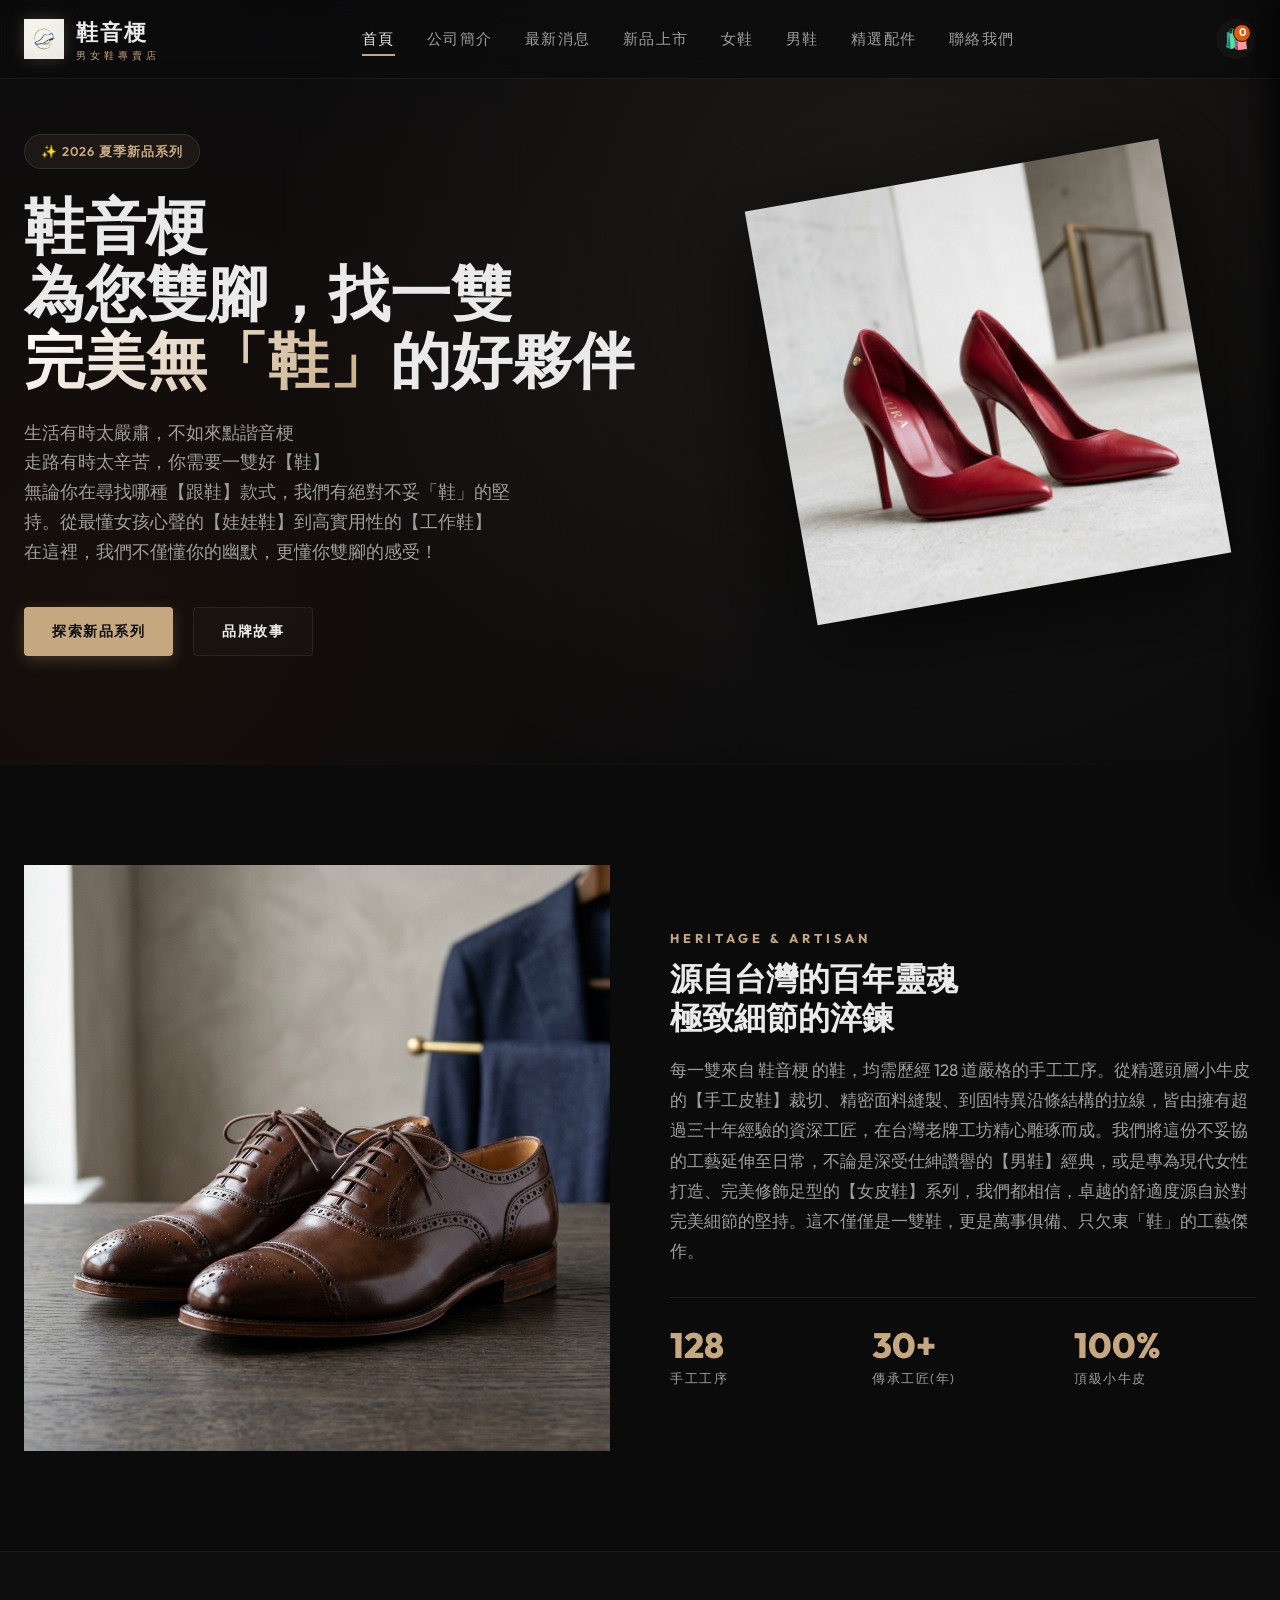
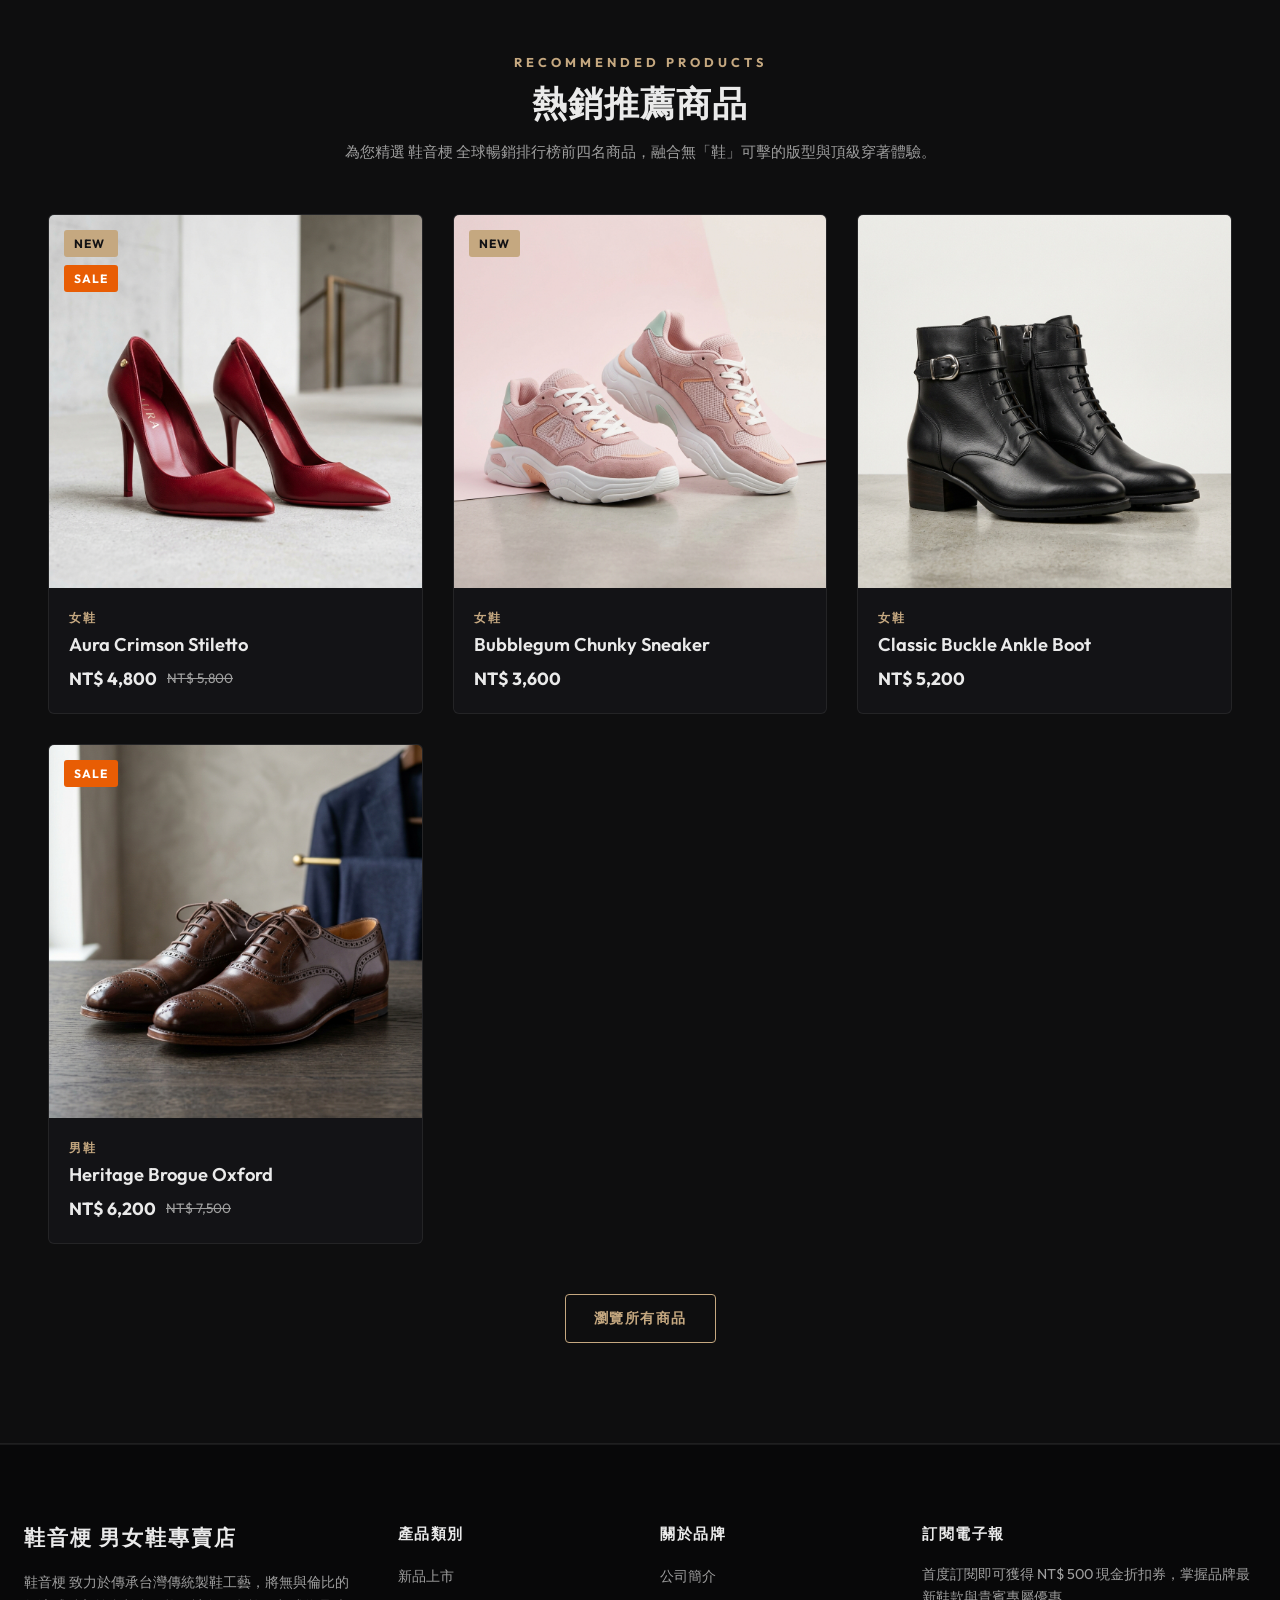
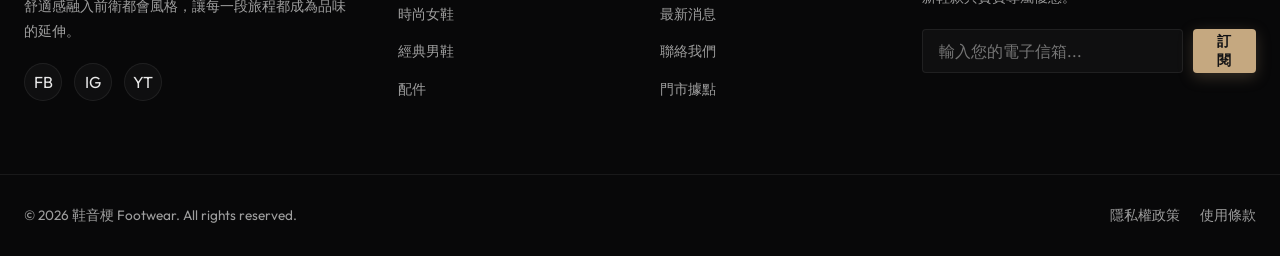
<file: index.html>
<!DOCTYPE html>
<html lang="zh-TW">
<head>
  <meta charset="UTF-8">
  <meta name="viewport" content="width=device-width, initial-scale=1.0">
  <title>鞋音梗男女鞋專賣店</title>
  <meta name="description" content="鞋音梗男女鞋專賣店。結合台灣傳統製鞋工藝與現代極簡美學，為您帶來無與倫比的穿著舒適度與奢華感。探索最新男女鞋與頂級配件。">
  <meta name="keywords" content="鞋音梗男女鞋專賣店,鞋音梗,男女鞋專賣店,鞋子,男鞋,女鞋,皮鞋,配件,台灣傳統製鞋工藝,現代極簡美學,舒適,奢華。">
  <link rel="stylesheet" href="assets/css/style.css">
<meta name="google-site-verification" content="gMFII9CmJjc-jYoC1A69ZwYFycugblM8INbQQGDyR-E" />
</head>
<body>

  <!-- Floating Glass Header -->
  <header>
    <div class="nav-container">
      <a href="index.html" class="logo-link">
        <img src="assets/images/logo.png" alt="鞋音梗男女鞋專賣店 Logo" class="logo-img">
        <div>
          <span class="logo-text">鞋音梗</span>
          <span class="logo-sub">男女鞋專賣店</span>
        </div>
      </a>

      <!-- Mobile Hamburger Toggle -->
      <div class="menu-toggle" id="mobile-toggle">
        <span></span>
        <span></span>
        <span></span>
      </div>

      <!-- Nav Links -->
      <nav class="nav-menu">
        <div class="nav-item active"><a href="index.html">首頁</a></div>
        <div class="nav-item"><a href="about.html">公司簡介</a></div>
        <div class="nav-item"><a href="news.html">最新消息</a></div>
        <div class="nav-item"><a href="new-arrivals.html">新品上市</a></div>
        <div class="nav-item"><a href="womens.html">女鞋</a></div>
        <div class="nav-item"><a href="mens.html">男鞋</a></div>
        <div class="nav-item"><a href="accessories.html">精選配件</a></div>
        <div class="nav-item"><a href="contact.html">聯絡我們</a></div>
      </nav>

      <!-- Cart Trigger -->
      <div class="nav-actions">
        <a href="#" class="nav-icon" id="cart-icon-btn" title="購物車">
          <span>🛍️</span>
          <span class="cart-count">0</span>
        </a>
      </div>
    </div>
  </header>

  <!-- Hero Banner -->
  <section class="hero">
    <div class="hero-container">
      <div class="hero-content">
        <br>
        <span class="hero-tag">✨ 2026 夏季新品系列</span>
        <h1 class="hero-title">鞋音梗
        <br>為您雙腳，找一雙<br><span class="text-gradient">完美無「鞋」</span>的好夥伴</h1>
        <p class="hero-desc">生活有時太嚴肅，不如來點諧音梗<br>走路有時太辛苦，你需要一雙好【鞋】<br>無論你在尋找哪種【跟鞋】款式，我們有絕對不妥「鞋」的堅持。從最懂女孩心聲的【娃娃鞋】到高實用性的【工作鞋】<br>在這裡，我們不僅懂你的幽默，更懂你雙腳的感受！</p>
        <div class="hero-actions">
          <a href="new-arrivals.html" class="btn btn-primary">探索新品系列</a>
          <a href="about.html" class="btn btn-secondary">品牌故事</a>
        </div>
      </div>
      <div class="hero-visual">
        <div class="hero-glow-ring"></div>
        <div class="hero-image-wrapper">
          <img src="assets/images/鞋音梗男女鞋專賣店-女款高根鞋.png" alt="" title="鞋音梗男女鞋專賣店-女款高根鞋" class="hero-img">
        </div>
      </div>
    </div>
  </section>

  <!-- Brand Highlights (首頁故事) -->
  <section class="section">
    <div class="container">
      <div class="story-split">
        <div>
          <img src="assets/images/鞋音梗男女鞋專賣店-男款皮鞋.png" alt="" title="鞋音梗男女鞋專賣店-男款皮鞋">
        </div>
        <div class="story-content">
          <span class="section-tag">HERITAGE & ARTISAN</span>
          <h3>源自台灣的百年靈魂<br>極致細節的淬鍊</h3>
          <p class="story-text">每一雙來自 鞋音梗 的鞋，均需歷經 128 道嚴格的手工工序。從精選頭層小牛皮的【手工皮鞋】裁切、精密面料縫製、到固特異沿條結構的拉線，皆由擁有超過三十年經驗的資深工匠，在台灣老牌工坊精心雕琢而成。我們將這份不妥協的工藝延伸至日常，不論是深受仕紳讚譽的【男鞋】經典，或是專為現代女性打造、完美修飾足型的【女皮鞋】系列，我們都相信，卓越的舒適度源自於對完美細節的堅持。這不僅僅是一雙鞋，更是萬事俱備、只欠東「鞋」的工藝傑作。</p>
          <div class="story-stats">
            <div>
              <div class="stat-num">128</div>
              <div class="stat-label">手工工序</div>
            </div>
            <div>
              <div class="stat-num">30+</div>
              <div class="stat-label">傳承工匠(年)</div>
            </div>
            <div>
              <div class="stat-num">100%</div>
              <div class="stat-label">頂級小牛皮</div>
            </div>
          </div>
        </div>
      </div>
    </div>
  </section>

  <!-- Popular Products Section (動態載入) -->
  <section class="section" style="background-color: rgba(255,255,255,0.01);">
    <div class="container">
      <div class="section-header">
        <span class="section-tag">RECOMMENDED PRODUCTS</span>
        <h2 class="section-title">熱銷推薦商品</h2>
        <p class="section-desc">為您精選 鞋音梗 全球暢銷排行榜前四名商品，融合無「鞋」可擊的版型與頂級穿著體驗。</p>
      </div>
      <!-- Cards Container -->
      <div class="product-grid" id="home-popular-products">
        <!-- Rendered dynamically by main.js -->
      </div>
      <div style="text-align: center; margin-top: 50px;">
        <a href="new-arrivals.html" class="btn btn-outline">瀏覽所有商品</a>
      </div>
    </div>
  </section>

  <!-- Shopping Cart Drawer (Shared Layout) -->
  <div class="cart-drawer-overlay" id="cart-drawer-overlay"></div>
  <div class="cart-drawer" id="cart-drawer">
    <div class="cart-drawer-header">
      <div class="cart-drawer-title">
        <span>🛍️</span> 我的購物車
      </div>
      <button class="cart-close-btn" id="cart-close">&times;</button>
    </div>
    <div class="cart-drawer-items">
      <!-- Items will load dynamically -->
    </div>
    <div class="cart-drawer-footer">
      <div class="cart-summary-row">
        <span>小計</span>
        <span class="cart-summary-total">NT$ 0</span>
      </div>
      <button class="btn btn-primary" onclick="alert('感謝您的訂購！此網站為靜態展示，購物結帳功能已模擬完成。')">前往結帳</button>
    </div>
  </div>

  <!-- Footer -->
  <footer>
    <div class="footer-grid">
      <div class="footer-brand">
        <h4>鞋音梗 男女鞋專賣店</h4>
        <p>鞋音梗 致力於傳承台灣傳統製鞋工藝，將無與倫比的舒適感融入前衛都會風格，讓每一段旅程都成為品味的延伸。</p>
        <div class="footer-socials">
          <a href="#" class="social-link">FB</a>
          <a href="#" class="social-link">IG</a>
          <a href="#" class="social-link">YT</a>
        </div>
      </div>
      <div class="footer-links">
        <h5>產品類別</h5>
        <ul>
          <li><a href="new-arrivals.html">新品上市</a></li>
          <li><a href="womens.html">時尚女鞋</a></li>
          <li><a href="mens.html">經典男鞋</a></li>
          <li><a href="accessories.html">配件</a></li>
        </ul>
      </div>
      <div class="footer-links">
        <h5>關於品牌</h5>
        <ul>
          <li><a href="about.html">公司簡介</a></li>
          <li><a href="news.html">最新消息</a></li>
          <li><a href="contact.html">聯絡我們</a></li>
          <li><a href="#">門市據點</a></li>
        </ul>
      </div>
      <div class="footer-newsletter">
        <h5>訂閱電子報</h5>
        <p>首度訂閱即可獲得 NT$ 500 現金折扣券，掌握品牌最新鞋款與貴賓專屬優惠。</p>
        <form class="newsletter-form" onsubmit="event.preventDefault(); alert('感謝您的訂閱！已發送 500 元優惠券至您的信箱。');">
          <input type="email" placeholder="輸入您的電子信箱..." class="form-control" required>
          <button type="submit" class="btn btn-primary">訂閱</button>
        </form>
      </div>
    </div>
    <div class="footer-bottom">
      <p>&copy; 2026 鞋音梗 Footwear. All rights reserved.</p>
      <div class="footer-bottom-links">
        <a href="#">隱私權政策</a>
        <a href="#">使用條款</a>
      </div>
    </div>
  </footer>

  <!-- Scripts -->
  <script src="assets/js/data.js"></script>
  <script src="assets/js/main.js"></script>
</body>
</html>
</file>
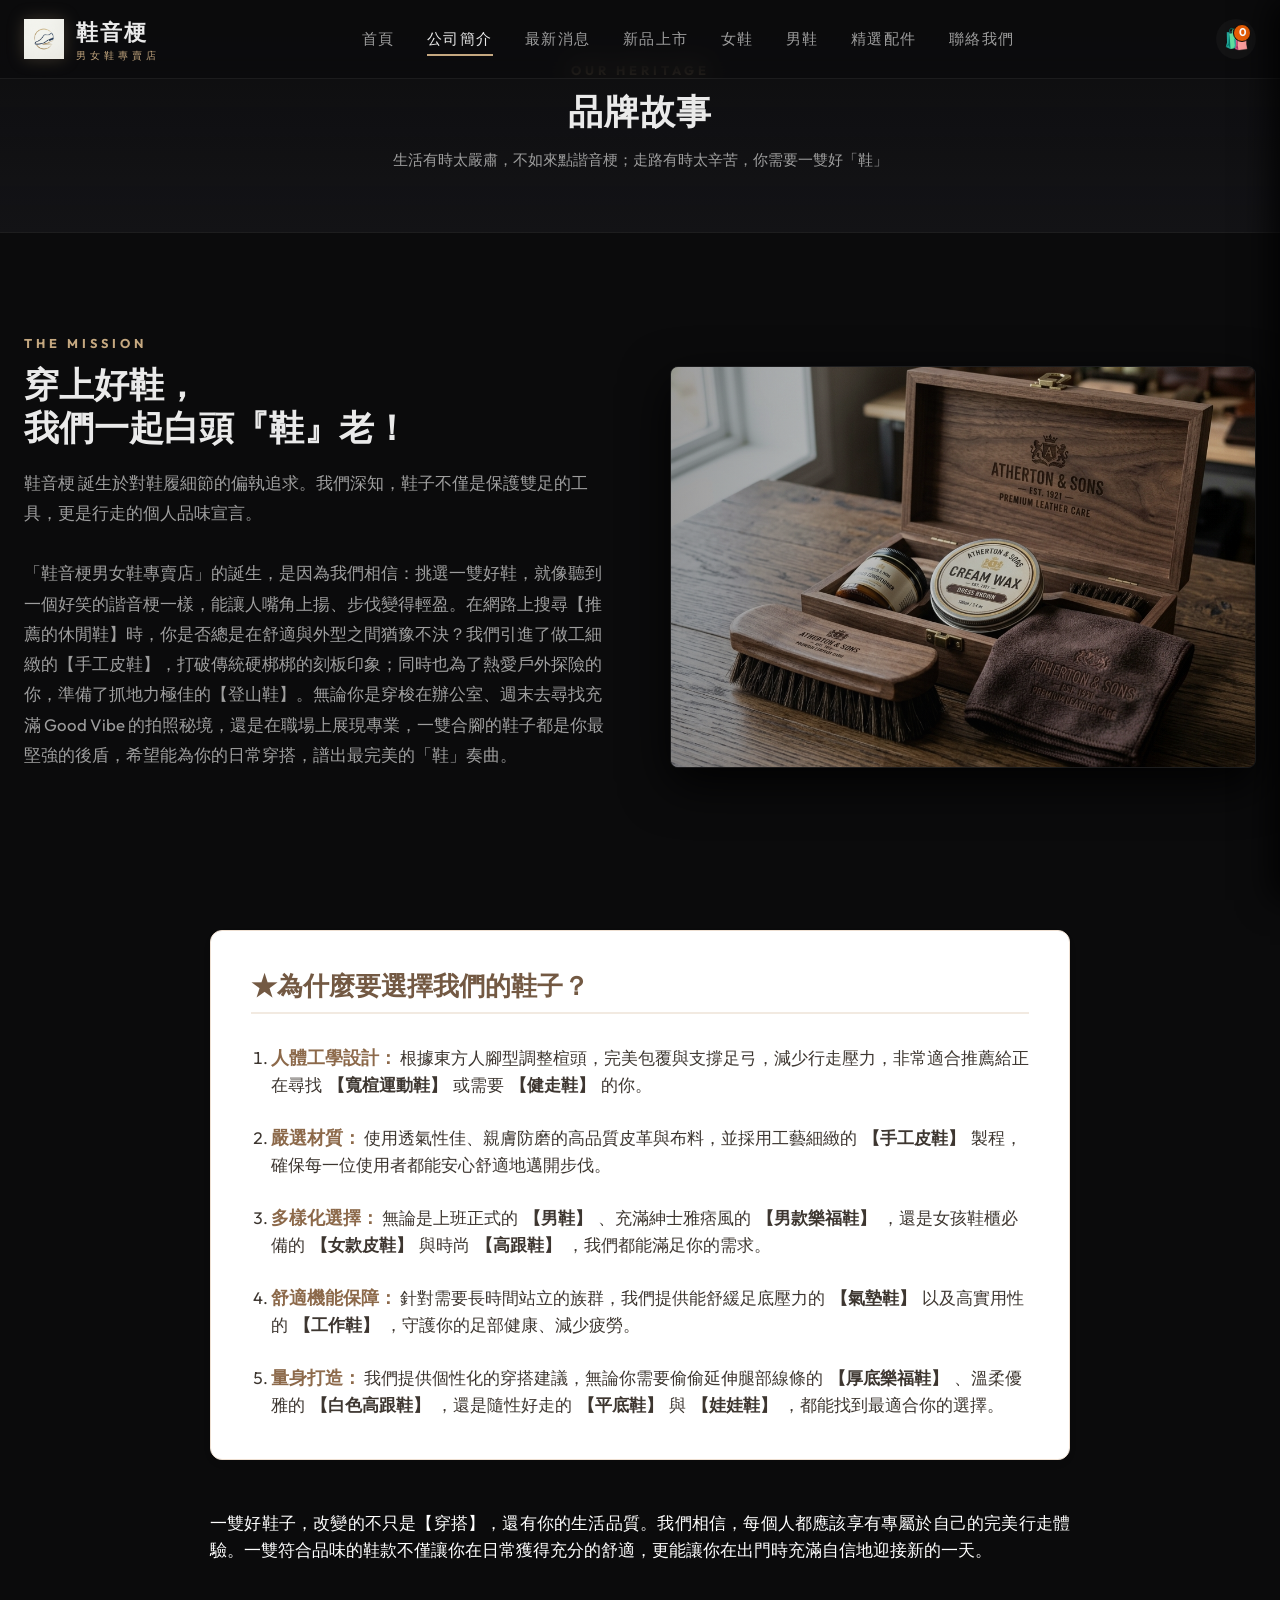
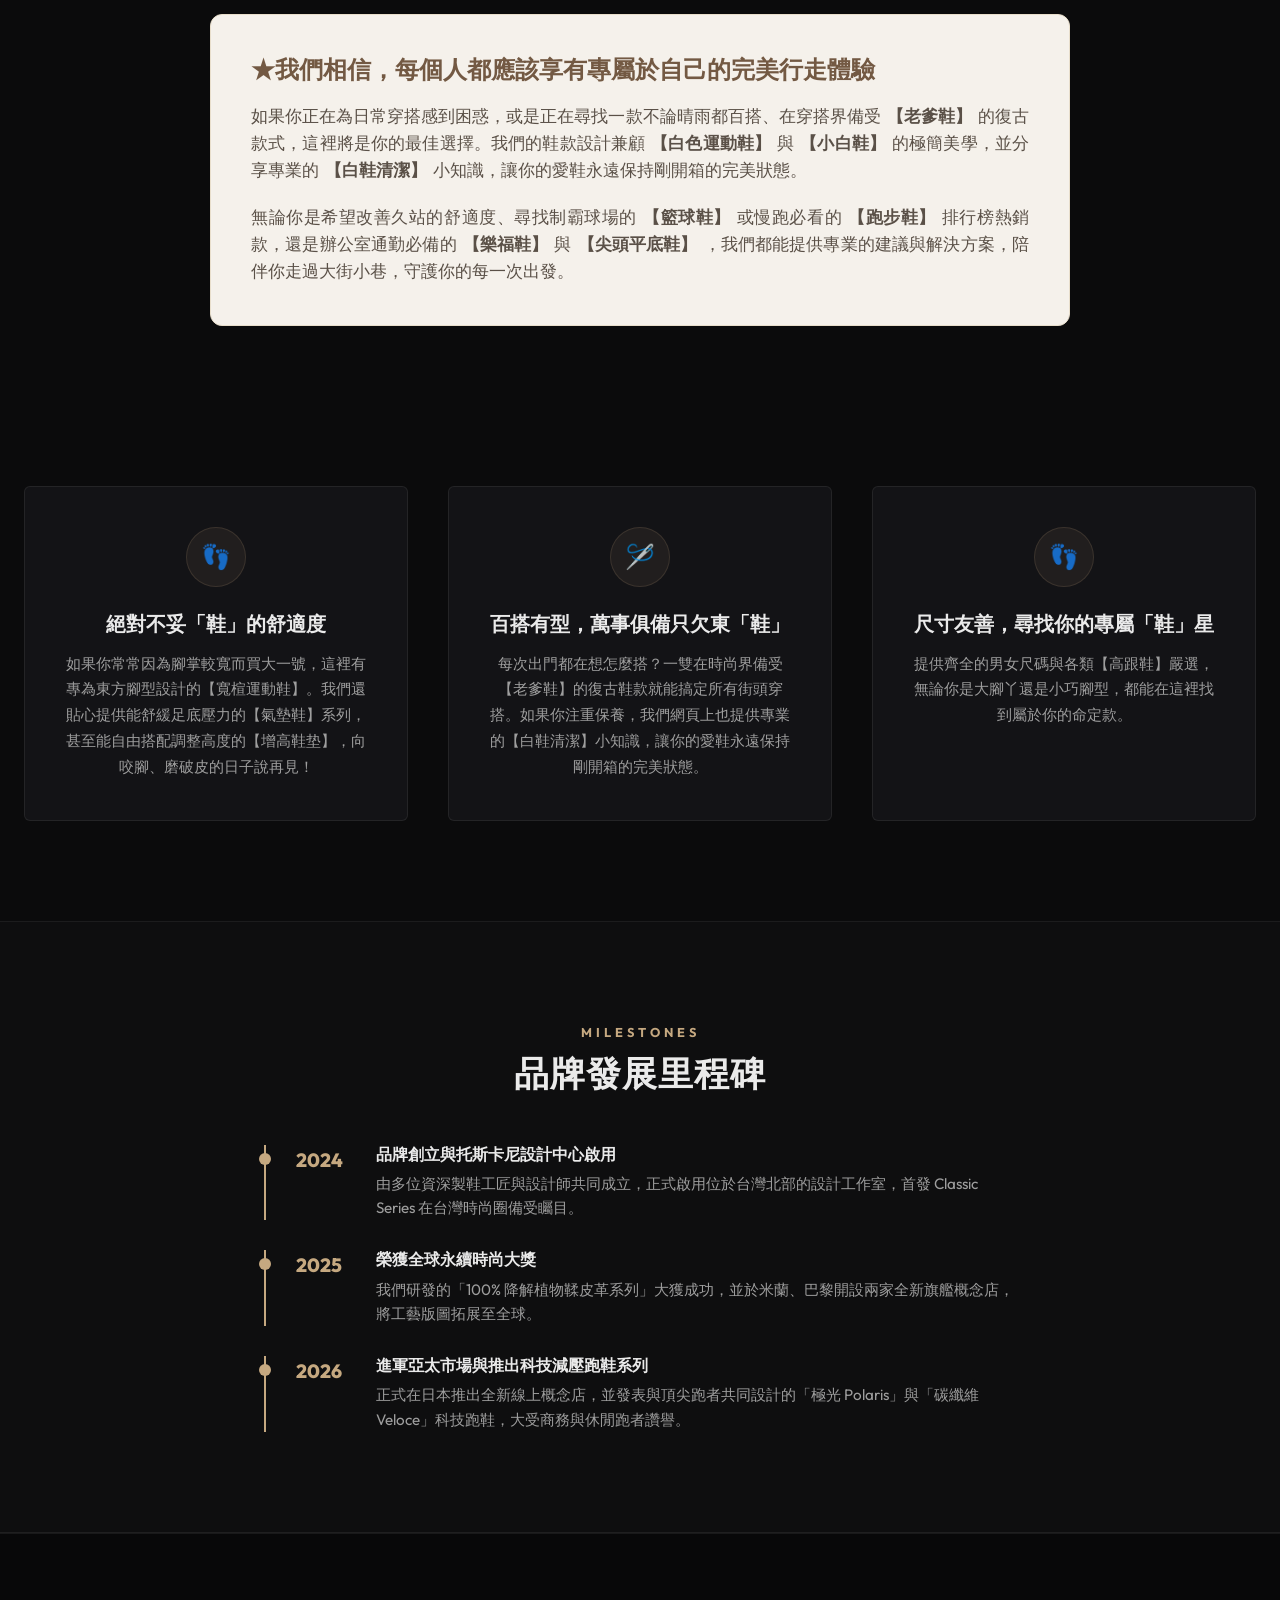
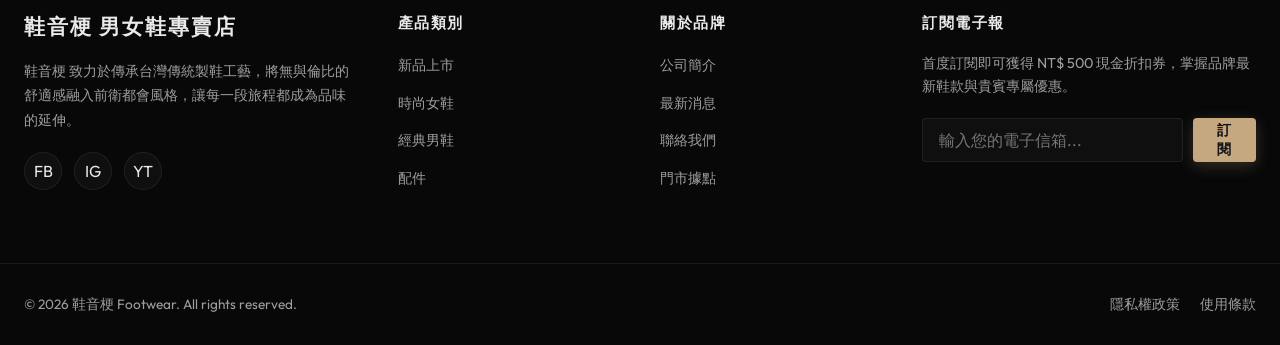
<file: about.html>
<!DOCTYPE html>
<html lang="zh-TW">
<head>
  <meta charset="UTF-8">
  <meta name="viewport" content="width=device-width, initial-scale=1.0">
  <title>品牌故事 | 鞋音梗 男女鞋專賣店</title>
  <meta name="description" content="探索 鞋音梗 的品牌傳奇，了解我們如何將數百年的傳統手工製鞋藝術與現代符合人體工學的設計相結合。">
  <link rel="stylesheet" href="assets/css/style.css">
</head>
<body>

  <!-- Floating Glass Header -->
  <header>
    <div class="nav-container">
      <a href="index.html" class="logo-link">
        <img src="assets/images/logo.png" alt="鞋音梗 Logo" class="logo-img">
        <div>
          <span class="logo-text">鞋音梗</span>
          <span class="logo-sub">男女鞋專賣店</span>
        </div>
      </a>

      <!-- Mobile Hamburger Toggle -->
      <div class="menu-toggle" id="mobile-toggle">
        <span></span>
        <span></span>
        <span></span>
      </div>

      <!-- Nav Links -->
      <nav class="nav-menu">
        <div class="nav-item"><a href="index.html">首頁</a></div>
        <div class="nav-item active"><a href="about.html">公司簡介</a></div>
        <div class="nav-item"><a href="news.html">最新消息</a></div>
        <div class="nav-item"><a href="new-arrivals.html">新品上市</a></div>
        <div class="nav-item"><a href="womens.html">女鞋</a></div>
        <div class="nav-item"><a href="mens.html">男鞋</a></div>
        <div class="nav-item"><a href="accessories.html">精選配件</a></div>
        <div class="nav-item"><a href="contact.html">聯絡我們</a></div>
      </nav>

      <!-- Cart Trigger -->
      <div class="nav-actions">
        <a href="#" class="nav-icon" id="cart-icon-btn" title="購物車">
          <span>🛍️</span>
          <span class="cart-count">0</span>
        </a>
      </div>
    </div>
  </header>

  <!-- Page Banner -->
  <section class="page-banner">
    <div class="container">
      <span class="section-tag">OUR HERITAGE</span>
      <h1 class="section-title">品牌故事</h1>
      <p class="section-desc" style="max-width: 700px; margin: 15px auto 0;">生活有時太嚴肅，不如來點諧音梗；走路有時太辛苦，你需要一雙好「鞋」</p>
    </div>
  </section>

  <!-- Detailed Story Section -->
  <section class="section">
    <div class="container">
      <div class="story-split" style="margin-bottom: 80px;">
        <div class="story-content">
          <span class="section-tag">THE MISSION</span>
          <h2 style="font-size: 2.2rem; font-weight: 800; margin-bottom: 20px;">穿上好鞋，<br>我們一起白頭『鞋』老！</h2>
          <p class="story-text">
            鞋音梗 誕生於對鞋履細節的偏執追求。我們深知，鞋子不僅是保護雙足的工具，更是行走的個人品味宣言。
          </p>
          <p class="story-text">
            「鞋音梗男女鞋專賣店」的誕生，是因為我們相信：挑選一雙好鞋，就像聽到一個好笑的諧音梗一樣，能讓人嘴角上揚、步伐變得輕盈。在網路上搜尋【推薦的休閒鞋】時，你是否總是在舒適與外型之間猶豫不決？我們引進了做工細緻的【手工皮鞋】，打破傳統硬梆梆的刻板印象；同時也為了熱愛戶外探險的你，準備了抓地力極佳的【登山鞋】。無論你是穿梭在辦公室、週末去尋找充滿 Good Vibe 的拍照秘境，還是在職場上展現專業，一雙合腳的鞋子都是你最堅強的後盾，希望能為你的日常穿搭，譜出最完美的「鞋」奏曲。
          </p>
        </div>
        <div class="story-img-frame">
          <img src="assets/images/acc_2.png" alt="Leather Care Kit Details" style="width: 100%; height: 400px; object-fit: cover;">
        </div>
      </div>

      <main style="max-width: 900px; margin: 0 auto; padding: 50px 20px;">

        <!-- 為什麼選擇我們 / Features Section -->
        <section style="background-color: #ffffff; padding: 40px; border-radius: 12px; box-shadow: 0 4px 15px rgba(0,0,0,0.02); border: 1px solid #eedfd1; margin-bottom: 50px;">
            <h2 style="font-size: 1.6rem; color: #735943; margin-top: 0; margin-bottom: 30px; border-bottom: 2px solid #f2eae1; padding-bottom: 10px;">★為什麼要選擇我們的鞋子？</h2>
            
            <ol style="padding-left: 20px; margin: 0;">
                <li style="margin-bottom: 25px; font-size: 1.05rem; color: #3d3630;">
                    <strong style="color: #8c694a; font-size: 1.1rem;">人體工學設計：</strong> 
                    根據東方人腳型調整楦頭，完美包覆與支撐足弓，減少行走壓力，非常適合推薦給正在尋找<span style="padding: 2px 6px; border-radius: 4px; font-weight: bold; ;">【寬楦運動鞋】</span>或需要<span style="padding: 2px 6px; border-radius: 4px; font-weight: bold;">【健走鞋】</span>的你。
                </li>
                <li style="margin-bottom: 25px; font-size: 1.05rem; color: #3d3630;">
                    <strong style="color: #8c694a; font-size: 1.1rem;">嚴選材質：</strong> 
                    使用透氣性佳、親膚防磨的高品質皮革與布料，並採用工藝細緻的<span style="padding: 2px 6px; border-radius: 4px; font-weight: bold;">【手工皮鞋】</span>製程，確保每一位使用者都能安心舒適地邁開步伐。
                </li>
                <li style="margin-bottom: 25px; font-size: 1.05rem; color: #3d3630;">
                    <strong style="color: #8c694a; font-size: 1.1rem;">多樣化選擇：</strong> 
                    無論是上班正式的<span style="padding: 2px 6px; border-radius: 4px; font-weight: bold;">【男鞋】</span>、充滿紳士雅痞風的<span style="padding: 2px 6px; border-radius: 4px; font-weight: bold;">【男款樂福鞋】</span>，還是女孩鞋櫃必備的<span style="padding: 2px 6px; border-radius: 4px; font-weight: bold;">【女款皮鞋】</span>與時尚<span style="padding: 2px 6px; border-radius: 4px; font-weight: bold;">【高跟鞋】</span>，我們都能滿足你的需求。
                </li>
                <li style="margin-bottom: 25px; font-size: 1.05rem; color: #3d3630;">
                    <strong style="color: #8c694a; font-size: 1.1rem;">舒適機能保障：</strong> 
                    針對需要長時間站立的族群，我們提供能舒緩足底壓力的<span style="padding: 2px 6px; border-radius: 4px; font-weight: bold;">【氣墊鞋】</span>以及高實用性的<span style="padding: 2px 6px; border-radius: 4px; font-weight: bold;">【工作鞋】</span>，守護你的足部健康、減少疲勞。
                </li>
                <li style="margin-bottom: 0; font-size: 1.05rem; color: #3d3630;">
                    <strong style="color: #8c694a; font-size: 1.1rem;">量身打造：</strong> 
                    我們提供個性化的穿搭建議，無論你需要偷偷延伸腿部線條的<span style="padding: 2px 6px; border-radius: 4px; font-weight: bold;">【厚底樂福鞋】</span>、溫柔優雅的<span style="padding: 2px 6px; border-radius: 4px; font-weight: bold;">【白色高跟鞋】</span>，還是隨性好走的<span style="padding: 2px 6px; border-radius: 4px; font-weight: bold;">【平底鞋】</span>與<span style="padding: 2px 6px; border-radius: 4px; font-weight: bold;">【娃娃鞋】</span>，都能找到最適合你的選擇。
                </li>
            </ol>
        </section>

        <!-- 中段品牌哲學 / Brand Philosophy -->
        <section style="margin-bottom: 50px; text-align: justify;">
            <p style="font-size: 1.05rem; color: #ffffff;">
                一雙好鞋子，改變的不只是【穿搭】，還有你的生活品質。我們相信，每個人都應該享有專屬於自己的完美行走體驗。一雙符合品味的鞋款不僅讓你在日常獲得充分的舒適，更能讓你在出門時充滿自信地迎接新的一天。
            </p>
        </section>

        <!-- 行走體驗專區 / Detail Search Guide -->
        <section style="background-color: #f5f1eb; padding: 40px; border-radius: 12px; border: 1px solid #e8decb; margin-bottom: 50px;">
            <h2 style="font-size: 1.5rem; color: #735943; margin-top: 0; margin-bottom: 20px;">★我們相信，每個人都應該享有專屬於自己的完美行走體驗</h2>
            <p style="font-size: 1.05rem; color: #5a5047; text-align: justify; margin-bottom: 20px;">
                如果你正在為日常穿搭感到困惑，或是正在尋找一款不論晴雨都百搭、在穿搭界備受<span style="padding: 2px 6px; border-radius: 4px; font-weight: bold;">【老爹鞋】</span>的復古款式，這裡將是你的最佳選擇。我們的鞋款設計兼顧<span style="padding: 2px 6px; border-radius: 4px; font-weight: bold;">【白色運動鞋】</span>與<span style="padding: 2px 6px; border-radius: 4px; font-weight: bold;">【小白鞋】</span>的極簡美學，並分享專業的<span style="padding: 2px 6px; border-radius: 4px; font-weight: bold;">【白鞋清潔】</span>小知識，讓你的愛鞋永遠保持剛開箱的完美狀態。
            </p>
            <p style="font-size: 1.05rem; color: #5a5047; text-align: justify; margin-bottom: 0;">
                無論你是希望改善久站的舒適度、尋找制霸球場的<span style="padding: 2px 6px; border-radius: 4px; font-weight: bold;">【籃球鞋】</span>或慢跑必看的<span style="padding: 2px 6px; border-radius: 4px; font-weight: bold;">【跑步鞋】</span>排行榜熱銷款，還是辦公室通勤必備的<span style="padding: 2px 6px; border-radius: 4px; font-weight: bold;">【樂福鞋】</span>與<span style="padding: 2px 6px; border-radius: 4px; font-weight: bold;">【尖頭平底鞋】</span>，我們都能提供專業的建議與解決方案，陪伴你走過大街小巷，守護你的每一次出發。
            </p>
        </section>

    </main>



      <!-- Feature Grid -->
      <div class="about-features">
        <div class="feature-box">
          <div class="feature-icon-wrapper">👣</div>
          <h4>絕對不妥「鞋」的舒適度</h4>
          <p>如果你常常因為腳掌較寬而買大一號，這裡有專為東方腳型設計的【寬楦運動鞋】。我們還貼心提供能舒緩足底壓力的【氣墊鞋】系列，甚至能自由搭配調整高度的【增高鞋垫】，向咬腳、磨破皮的日子說再見！</p>
        </div>
        <div class="feature-box">
          <div class="feature-icon-wrapper">🪡</div>
          <h4>百搭有型，萬事俱備只欠東「鞋」</h4>
          <p>每次出門都在想怎麼搭？一雙在時尚界備受【老爹鞋】的復古鞋款就能搞定所有街頭穿搭。如果你注重保養，我們網頁上也提供專業的【白鞋清潔】小知識，讓你的愛鞋永遠保持剛開箱的完美狀態。</p>
        </div>
        <div class="feature-box">
          <div class="feature-icon-wrapper">👣</div>
          <h4>尺寸友善，尋找你的專屬「鞋」星</h4>
          <p>提供齊全的男女尺碼與各類【高跟鞋】嚴選，無論你是大腳丫還是小巧腳型，都能在這裡找到屬於你的命定款。</p>
        </div>
      </div>
    </div>
  </section>

  <!-- Milestones / Timeline -->
  <section class="section" style="background-color: rgba(255,255,255,0.01);">
    <div class="container" style="max-width: 800px;">
      <div class="section-header">
        <span class="section-tag">MILESTONES</span>
        <h2 class="section-title">品牌發展里程碑</h2>
      </div>
      <div style="display: flex; flex-direction: column; gap: 30px; margin-top: 50px;">
        <div style="display: grid; grid-template-columns: 80px 1fr; border-left: 2px solid var(--primary); padding-left: 30px; position: relative;">
          <div style="position: absolute; width: 12px; height: 12px; border-radius: 50%; background-color: var(--primary); left: -7px; top: 8px;"></div>
          <div style="font-weight: 800; font-size: 1.2rem; color: var(--primary);">2024</div>
          <div>
            <h4 style="margin-bottom: 8px;">品牌創立與托斯卡尼設計中心啟用</h4>
            <p style="color: var(--text-muted); font-size: 0.95rem;">由多位資深製鞋工匠與設計師共同成立，正式啟用位於台灣北部的設計工作室，首發 Classic Series 在台灣時尚圈備受矚目。</p>
          </div>
        </div>
        <div style="display: grid; grid-template-columns: 80px 1fr; border-left: 2px solid var(--primary); padding-left: 30px; position: relative;">
          <div style="position: absolute; width: 12px; height: 12px; border-radius: 50%; background-color: var(--primary); left: -7px; top: 8px;"></div>
          <div style="font-weight: 800; font-size: 1.2rem; color: var(--primary);">2025</div>
          <div>
            <h4 style="margin-bottom: 8px;">榮獲全球永續時尚大獎</h4>
            <p style="color: var(--text-muted); font-size: 0.95rem;">我們研發的「100% 降解植物鞣皮革系列」大獲成功，並於米蘭、巴黎開設兩家全新旗艦概念店，將工藝版圖拓展至全球。</p>
          </div>
        </div>
        <div style="display: grid; grid-template-columns: 80px 1fr; border-left: 2px solid var(--primary); padding-left: 30px; position: relative;">
          <div style="position: absolute; width: 12px; height: 12px; border-radius: 50%; background-color: var(--primary); left: -7px; top: 8px;"></div>
          <div style="font-weight: 800; font-size: 1.2rem; color: var(--primary);">2026</div>
          <div>
            <h4 style="margin-bottom: 8px;">進軍亞太市場與推出科技減壓跑鞋系列</h4>
            <p style="color: var(--text-muted); font-size: 0.95rem;">正式在日本推出全新線上概念店，並發表與頂尖跑者共同設計的「極光 Polaris」與「碳纖維 Veloce」科技跑鞋，大受商務與休閒跑者讚譽。</p>
          </div>
        </div>
      </div>
    </div>
  </section>

  <!-- Shopping Cart Drawer -->
  <div class="cart-drawer-overlay" id="cart-drawer-overlay"></div>
  <div class="cart-drawer" id="cart-drawer">
    <div class="cart-drawer-header">
      <div class="cart-drawer-title">
        <span>🛍️</span> 我的購物車
      </div>
      <button class="cart-close-btn" id="cart-close">&times;</button>
    </div>
    <div class="cart-drawer-items">
      <!-- Items will load dynamically -->
    </div>
    <div class="cart-drawer-footer">
      <div class="cart-summary-row">
        <span>小計</span>
        <span class="cart-summary-total">NT$ 0</span>
      </div>
      <button class="btn btn-primary" onclick="alert('感謝您的訂購！')">前往結帳</button>
    </div>
  </div>

  <!-- Footer -->
  <footer>
    <div class="footer-grid">
      <div class="footer-brand">
        <h4>鞋音梗 男女鞋專賣店</h4>
        <p>鞋音梗 致力於傳承台灣傳統製鞋工藝，將無與倫比的舒適感融入前衛都會風格，讓每一段旅程都成為品味的延伸。</p>
        <div class="footer-socials">
          <a href="#" class="social-link">FB</a>
          <a href="#" class="social-link">IG</a>
          <a href="#" class="social-link">YT</a>
        </div>
      </div>
      <div class="footer-links">
        <h5>產品類別</h5>
        <ul>
          <li><a href="new-arrivals.html">新品上市</a></li>
          <li><a href="womens.html">時尚女鞋</a></li>
          <li><a href="mens.html">經典男鞋</a></li>
          <li><a href="accessories.html">配件</a></li>
        </ul>
      </div>
      <div class="footer-links">
        <h5>關於品牌</h5>
        <ul>
          <li><a href="about.html">公司簡介</a></li>
          <li><a href="news.html">最新消息</a></li>
          <li><a href="contact.html">聯絡我們</a></li>
          <li><a href="#">門市據點</a></li>
        </ul>
      </div>
      <div class="footer-newsletter">
        <h5>訂閱電子報</h5>
        <p>首度訂閱即可獲得 NT$ 500 現金折扣券，掌握品牌最新鞋款與貴賓專屬優惠。</p>
        <form class="newsletter-form" onsubmit="event.preventDefault(); alert('感謝您的訂閱！已發送 500 元優惠券至您的信箱。');">
          <input type="email" placeholder="輸入您的電子信箱..." class="form-control" required>
          <button type="submit" class="btn btn-primary">訂閱</button>
        </form>
      </div>
    </div>
    <div class="footer-bottom">
      <p>&copy; 2026 鞋音梗 Footwear. All rights reserved.</p>
      <div class="footer-bottom-links">
        <a href="#">隱私權政策</a>
        <a href="#">使用條款</a>
      </div>
    </div>
  </footer>

  <!-- Scripts -->
  <script src="assets/js/data.js"></script>
  <script src="assets/js/main.js"></script>
</body>
</html>
</file>
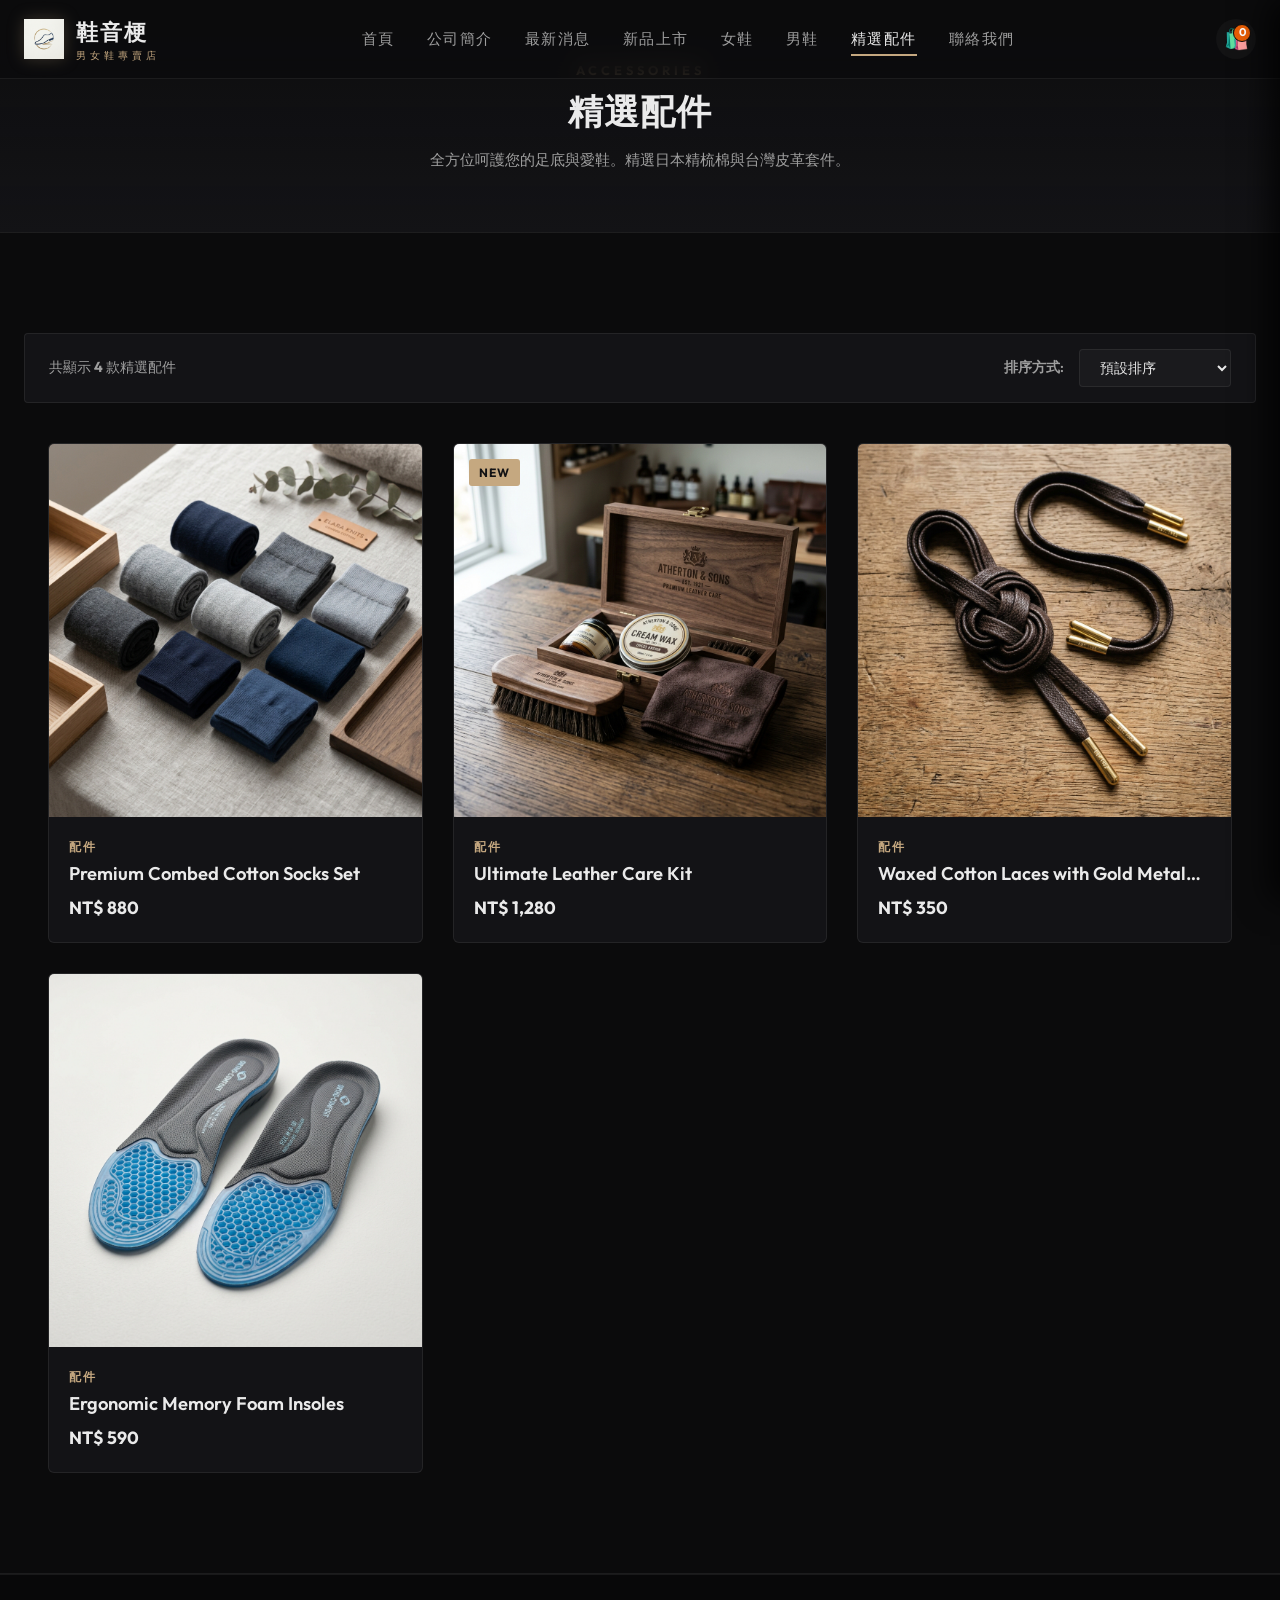
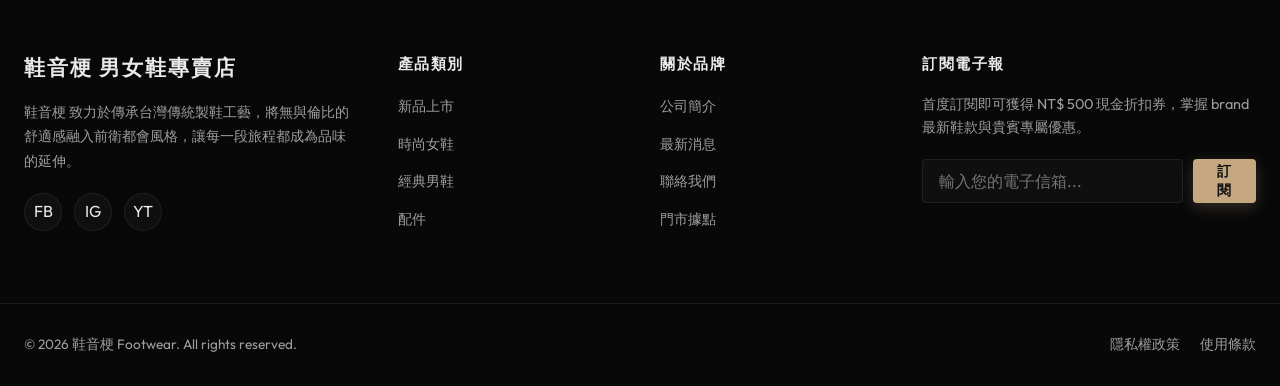
<file: accessories.html>
<!DOCTYPE html>
<html lang="zh-TW">
<head>
  <meta charset="UTF-8">
  <meta name="viewport" content="width=device-width, initial-scale=1.0">
  <title>精選配件 | 鞋音梗 男女鞋專賣店</title>
  <meta name="description" content="瀏覽 鞋音梗 配件，包含精梳棉襪禮盒、胡桃木真皮鞋履保養套組、金屬上蠟鞋帶與人體工學鞋墊。">
  <link rel="stylesheet" href="assets/css/style.css">
</head>
<body>

  <!-- Floating Glass Header -->
  <header>
    <div class="nav-container">
      <a href="index.html" class="logo-link">
        <img src="assets/images/logo.png" alt="鞋音梗 Logo" class="logo-img">
        <div>
          <span class="logo-text">鞋音梗</span>
          <span class="logo-sub">男女鞋專賣店</span>
        </div>
      </a>

      <!-- Mobile Hamburger Toggle -->
      <div class="menu-toggle" id="mobile-toggle">
        <span></span>
        <span></span>
        <span></span>
      </div>

      <!-- Nav Links -->
      <nav class="nav-menu">
        <div class="nav-item"><a href="index.html">首頁</a></div>
        <div class="nav-item"><a href="about.html">公司簡介</a></div>
        <div class="nav-item"><a href="news.html">最新消息</a></div>
        <div class="nav-item"><a href="new-arrivals.html">新品上市</a></div>
        <div class="nav-item"><a href="womens.html">女鞋</a></div>
        <div class="nav-item"><a href="mens.html">男鞋</a></div>
        <div class="nav-item active"><a href="accessories.html">精選配件</a></div>
        <div class="nav-item"><a href="contact.html">聯絡我們</a></div>
      </nav>

      <!-- Cart Trigger -->
      <div class="nav-actions">
        <a href="#" class="nav-icon" id="cart-icon-btn" title="購物車">
          <span>🛍️</span>
          <span class="cart-count">0</span>
        </a>
      </div>
    </div>
  </header>

  <!-- Page Banner -->
  <section class="page-banner">
    <div class="container">
      <span class="section-tag">ACCESSORIES</span>
      <h1 class="section-title">精選配件</h1>
      <p class="section-desc">全方位呵護您的足底與愛鞋。精選日本精梳棉與台灣皮革套件。</p>
    </div>
  </section>

  <!-- Shop Filter & Grid Section -->
  <section class="section">
    <div class="container">
      <!-- Filter Bar -->
      <div class="filter-bar">
        <div class="filter-group">
          <span class="results-count">共顯示 <strong id="results-count-number">0</strong> 款精選配件</span>
        </div>
        <div class="filter-group">
          <label for="sort-select" class="filter-label">排序方式:</label>
          <select id="sort-select" class="filter-select">
            <option value="default">預設排序</option>
            <option value="price-asc">價格：由低到高</option>
            <option value="price-desc">價格：由高到低</option>
          </select>
        </div>
      </div>

      <!-- Dynamic Product Grid (data-category="accessories") -->
      <div class="product-grid" id="dynamic-product-grid" data-category="accessories">
        <!-- Rendered dynamically by main.js -->
      </div>
    </div>
  </section>

  <!-- Shopping Cart Drawer -->
  <div class="cart-drawer-overlay" id="cart-drawer-overlay"></div>
  <div class="cart-drawer" id="cart-drawer">
    <div class="cart-drawer-header">
      <div class="cart-drawer-title">
        <span>🛍️</span> 我的購物袋
      </div>
      <button class="cart-close-btn" id="cart-close">&times;</button>
    </div>
    <div class="cart-drawer-items">
      <!-- Items will load dynamically -->
    </div>
    <div class="cart-drawer-footer">
      <div class="cart-summary-row">
        <span>小計</span>
        <span class="cart-summary-total">NT$ 0</span>
      </div>
      <button class="btn btn-primary" onclick="alert('感謝您的訂購！')">前往結帳</button>
    </div>
  </div>

  <!-- Footer -->
  <footer>
    <div class="footer-grid">
      <div class="footer-brand">
        <h4>鞋音梗 男女鞋專賣店</h4>
        <p>鞋音梗 致力於傳承台灣傳統製鞋工藝，將無與倫比的舒適感融入前衛都會風格，讓每一段旅程都成為品味的延伸。</p>
        <div class="footer-socials">
          <a href="#" class="social-link">FB</a>
          <a href="#" class="social-link">IG</a>
          <a href="#" class="social-link">YT</a>
        </div>
      </div>
      <div class="footer-links">
        <h5>產品類別</h5>
        <ul>
          <li><a href="new-arrivals.html">新品上市</a></li>
          <li><a href="womens.html">時尚女鞋</a></li>
          <li><a href="mens.html">經典男鞋</a></li>
          <li><a href="accessories.html">配件</a></li>
        </ul>
      </div>
      <div class="footer-links">
        <h5>關於品牌</h5>
        <ul>
          <li><a href="about.html">公司簡介</a></li>
          <li><a href="news.html">最新消息</a></li>
          <li><a href="contact.html">聯絡我們</a></li>
          <li><a href="#">門市據點</a></li>
        </ul>
      </div>
      <div class="footer-newsletter">
        <h5>訂閱電子報</h5>
        <p>首度訂閱即可獲得 NT$ 500 現金折扣券，掌握 brand 最新鞋款與貴賓專屬優惠。</p>
        <form class="newsletter-form" onsubmit="event.preventDefault(); alert('感謝您的訂閱！已發送 500 元優惠券至您的信箱。');">
          <input type="email" placeholder="輸入您的電子信箱..." class="form-control" required>
          <button type="submit" class="btn btn-primary">訂閱</button>
        </form>
      </div>
    </div>
    <div class="footer-bottom">
      <p>&copy; 2026 鞋音梗 Footwear. All rights reserved.</p>
      <div class="footer-bottom-links">
        <a href="#">隱私權政策</a>
        <a href="#">使用條款</a>
      </div>
    </div>
  </footer>

  <!-- Scripts -->
  <script src="assets/js/data.js"></script>
  <script src="assets/js/main.js"></script>
</body>
</html>
</file>
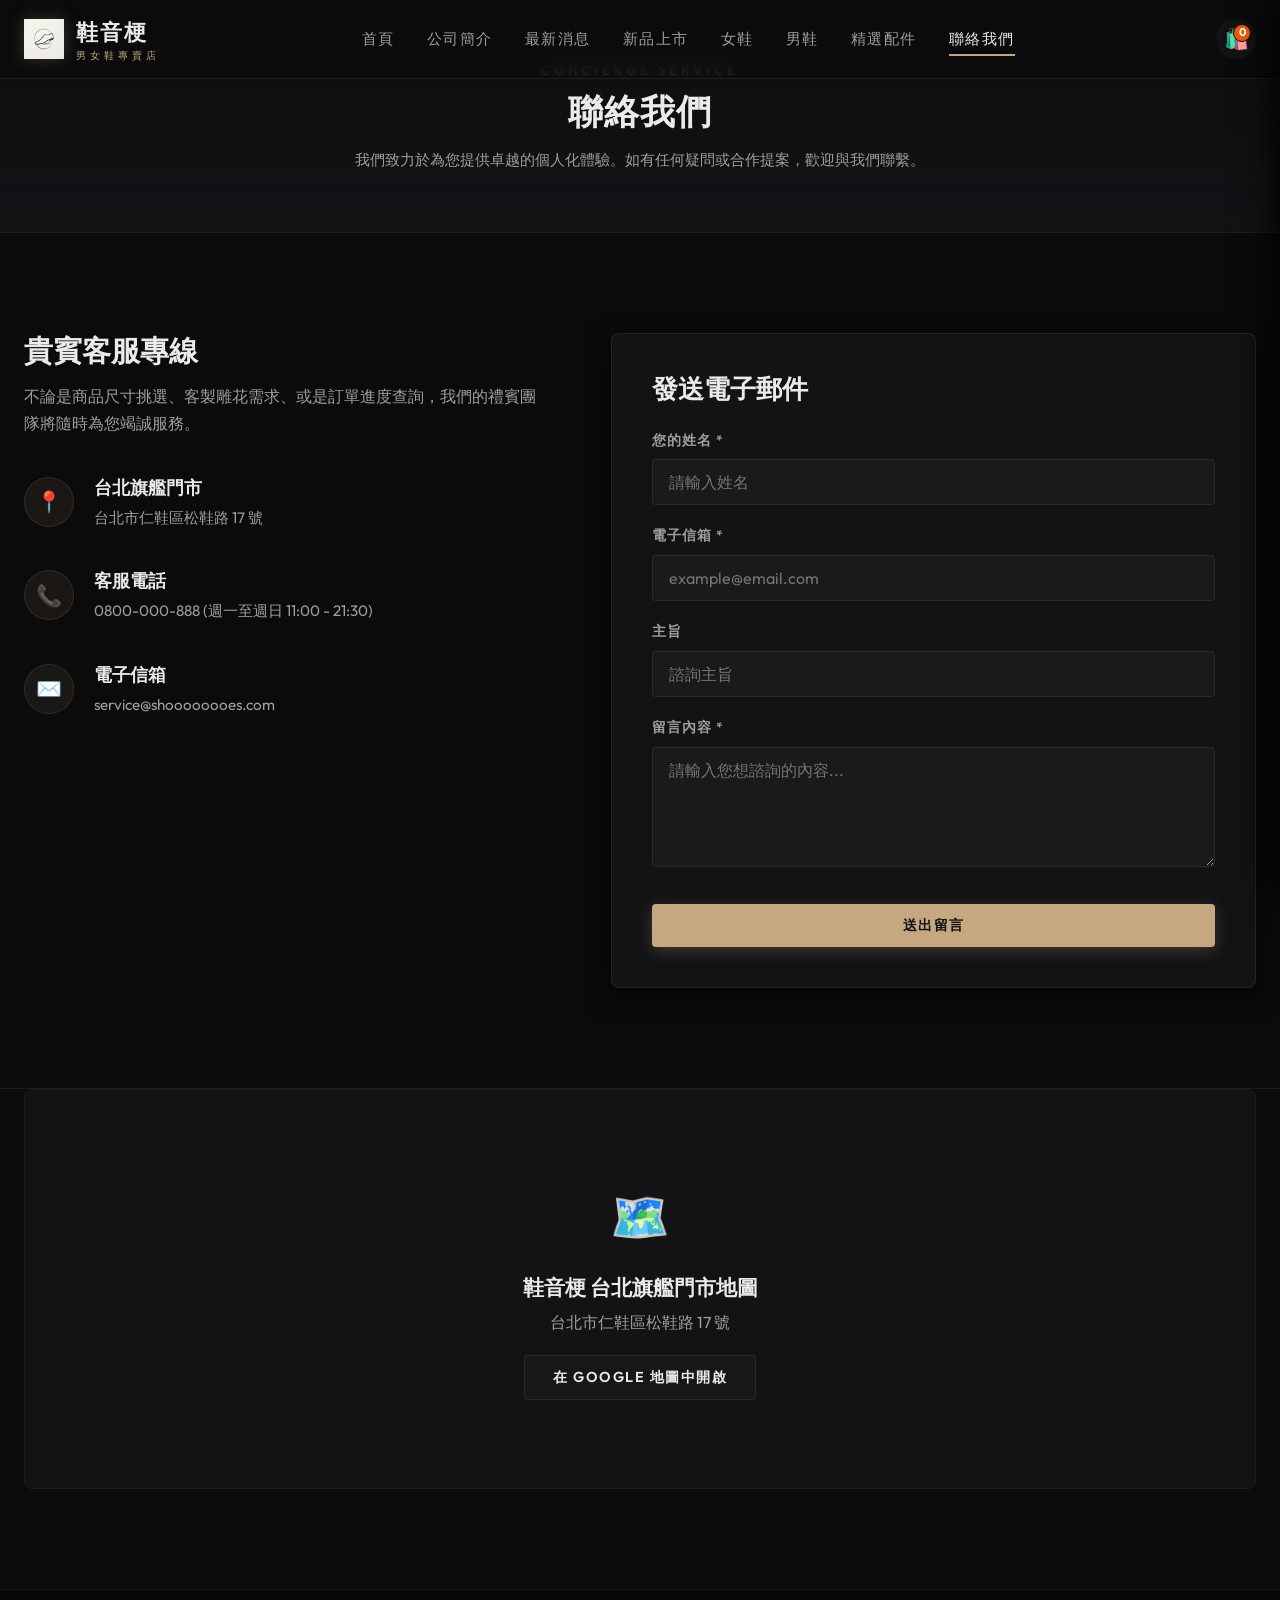
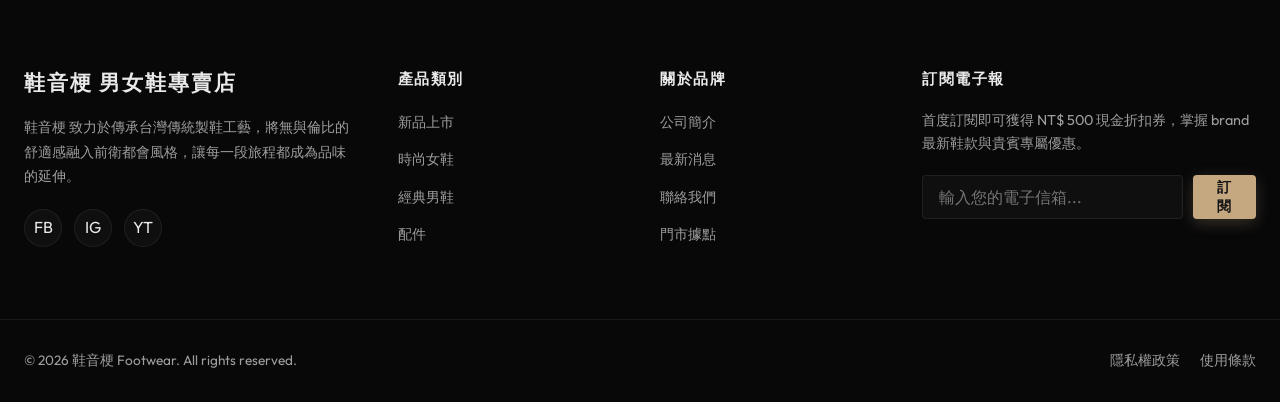
<file: contact.html>
<!DOCTYPE html>
<html lang="zh-TW">
<head>
  <meta charset="UTF-8">
  <meta name="viewport" content="width=device-width, initial-scale=1.0">
  <title>聯絡我們 | 鞋音梗 男女鞋專賣店</title>
  <meta name="description" content="聯絡 鞋音梗 客服團隊，查詢售後服務、尺寸諮詢、合作提案與台北旗艦門市營業資訊。">
  <link rel="stylesheet" href="assets/css/style.css">
</head>
<body>

  <!-- Floating Glass Header -->
  <header>
    <div class="nav-container">
      <a href="index.html" class="logo-link">
        <img src="assets/images/logo.png" alt="鞋音梗 Logo" class="logo-img">
        <div>
          <span class="logo-text">鞋音梗</span>
          <span class="logo-sub">男女鞋專賣店</span>
        </div>
      </a>

      <!-- Mobile Hamburger Toggle -->
      <div class="menu-toggle" id="mobile-toggle">
        <span></span>
        <span></span>
        <span></span>
      </div>

      <!-- Nav Links -->
      <nav class="nav-menu">
        <div class="nav-item"><a href="index.html">首頁</a></div>
        <div class="nav-item"><a href="about.html">公司簡介</a></div>
        <div class="nav-item"><a href="news.html">最新消息</a></div>
        <div class="nav-item"><a href="new-arrivals.html">新品上市</a></div>
        <div class="nav-item"><a href="womens.html">女鞋</a></div>
        <div class="nav-item"><a href="mens.html">男鞋</a></div>
        <div class="nav-item"><a href="accessories.html">精選配件</a></div>
        <div class="nav-item active"><a href="contact.html">聯絡我們</a></div>
      </nav>

      <!-- Cart Trigger -->
      <div class="nav-actions">
        <a href="#" class="nav-icon" id="cart-icon-btn" title="購物車">
          <span>🛍️</span>
          <span class="cart-count">0</span>
        </a>
      </div>
    </div>
  </header>

  <!-- Page Banner -->
  <section class="page-banner">
    <div class="container">
      <span class="section-tag">CONCIERGE SERVICE</span>
      <h1 class="section-title">聯絡我們</h1>
      <p class="section-desc">我們致力於為您提供卓越的個人化體驗。如有任何疑問或合作提案，歡迎與我們聯繫。</p>
    </div>
  </section>

  <!-- Contact Form & Info Split -->
  <section class="section">
    <div class="container">
      <div class="contact-split">
        <!-- Info Column -->
        <div class="contact-info-panel">
          <div>
            <h3 style="font-size: 1.8rem; font-weight: 800; margin-bottom: 15px;">貴賓客服專線</h3>
            <p style="color: var(--text-muted); line-height: 1.7;">不論是商品尺寸挑選、客製雕花需求、或是訂單進度查詢，我們的禮賓團隊將隨時為您竭誠服務。</p>
          </div>

          <div class="info-item">
            <div class="info-icon">📍</div>
            <div class="info-details">
              <h4>台北旗艦門市</h4>
              <p>台北市仁鞋區松鞋路 17 號</p>
            </div>
          </div>

          <div class="info-item">
            <div class="info-icon">📞</div>
            <div class="info-details">
              <h4>客服電話</h4>
              <p><a href="tel:0800000888">0800-000-888</a> (週一至週日 11:00 - 21:30)</p>
            </div>
          </div>

          <div class="info-item">
            <div class="info-icon">✉️</div>
            <div class="info-details">
              <h4>電子信箱</h4>
              <p><a href="mailto:service@shoooooooes.com">service@shoooooooes.com</a></p>
            </div>
          </div>
        </div>

        <!-- Form Column -->
        <div class="contact-form-wrapper">
          <h3>發送電子郵件</h3>
          <form onsubmit="event.preventDefault(); alert('您的留言已成功送出！ 鞋音梗 顧問將於 24 小時內回覆您。'); this.reset();">
            <div class="form-group">
              <label for="contact-name">您的姓名 *</label>
              <input type="text" id="contact-name" class="form-control" placeholder="請輸入姓名" required>
            </div>
            <div class="form-group">
              <label for="contact-email">電子信箱 *</label>
              <input type="email" id="contact-email" class="form-control" placeholder="example@email.com" required>
            </div>
            <div class="form-group">
              <label for="contact-subject">主旨</label>
              <input type="text" id="contact-subject" class="form-control" placeholder="諮詢主旨">
            </div>
            <div class="form-group">
              <label for="contact-message">留言內容 *</label>
              <textarea id="contact-message" class="form-control" placeholder="請輸入您想諮詢的內容..." required></textarea>
            </div>
            <button type="submit" class="btn btn-primary" style="width: 100%; margin-top: 10px;">送出留言</button>
          </form>
        </div>
      </div>
    </div>
  </section>

  <!-- Google Map Placeholder (Premium styled frame) -->
  <section class="section" style="padding-top: 0; border-bottom: none;">
    <div class="container">
      <div style="border-radius: 8px; overflow: hidden; border: 1px solid var(--border-color); height: 400px; position: relative;">
        <!-- Simulated interactive map styling -->
        <div style="width: 100%; height: 100%; background-color: var(--bg-card); display: flex; flex-direction: column; align-items: center; justify-content: center; text-align: center; gap: 20px; padding: 20px;">
          <div style="font-size: 3rem;">🗺️</div>
          <div>
            <h4 style="font-size:1.3rem; margin-bottom: 10px;"> 鞋音梗 台北旗艦門市地圖</h4>
            <p style="color:var(--text-muted)">台北市仁鞋區松鞋路 17 號</p>
          </div>
          <button class="btn btn-secondary" onclick="window.open('https://maps.google.com', '_blank')">在 Google 地圖中開啟</button>
        </div>
      </div>
    </div>
  </section>

  <!-- Shopping Cart Drawer -->
  <div class="cart-drawer-overlay" id="cart-drawer-overlay"></div>
  <div class="cart-drawer" id="cart-drawer">
    <div class="cart-drawer-header">
      <div class="cart-drawer-title">
        <span>🛍️</span> 我的購物車
      </div>
      <button class="cart-close-btn" id="cart-close">&times;</button>
    </div>
    <div class="cart-drawer-items">
      <!-- Items will load dynamically -->
    </div>
    <div class="cart-drawer-footer">
      <div class="cart-summary-row">
        <span>小計</span>
        <span class="cart-summary-total">NT$ 0</span>
      </div>
      <button class="btn btn-primary" onclick="alert('感謝您的訂購！')">前往結帳</button>
    </div>
  </div>

  <!-- Footer -->
  <footer>
    <div class="footer-grid">
      <div class="footer-brand">
        <h4>鞋音梗 男女鞋專賣店</h4>
        <p>鞋音梗 致力於傳承台灣傳統製鞋工藝，將無與倫比的舒適感融入前衛都會風格，讓每一段旅程都成為品味的延伸。</p>
        <div class="footer-socials">
          <a href="#" class="social-link">FB</a>
          <a href="#" class="social-link">IG</a>
          <a href="#" class="social-link">YT</a>
        </div>
      </div>
      <div class="footer-links">
        <h5>產品類別</h5>
        <ul>
          <li><a href="new-arrivals.html">新品上市</a></li>
          <li><a href="womens.html">時尚女鞋</a></li>
          <li><a href="mens.html">經典男鞋</a></li>
          <li><a href="accessories.html">配件</a></li>
        </ul>
      </div>
      <div class="footer-links">
        <h5>關於品牌</h5>
        <ul>
          <li><a href="about.html">公司簡介</a></li>
          <li><a href="news.html">最新消息</a></li>
          <li><a href="contact.html">聯絡我們</a></li>
          <li><a href="#">門市據點</a></li>
        </ul>
      </div>
      <div class="footer-newsletter">
        <h5>訂閱電子報</h5>
        <p>首度訂閱即可獲得 NT$ 500 現金折扣券，掌握 brand 最新鞋款與貴賓專屬優惠。</p>
        <form class="newsletter-form" onsubmit="event.preventDefault(); alert('感謝您的訂閱！已發送 500 元優惠券至您的信箱。');">
          <input type="email" placeholder="輸入您的電子信箱..." class="form-control" required>
          <button type="submit" class="btn btn-primary">訂閱</button>
        </form>
      </div>
    </div>
    <div class="footer-bottom">
      <p>&copy; 2026 鞋音梗 Footwear. All rights reserved.</p>
      <div class="footer-bottom-links">
        <a href="#">隱私權政策</a>
        <a href="#">使用條款</a>
      </div>
    </div>
  </footer>

  <!-- Scripts -->
  <script src="assets/js/data.js"></script>
  <script src="assets/js/main.js"></script>
</body>
</html>
</file>
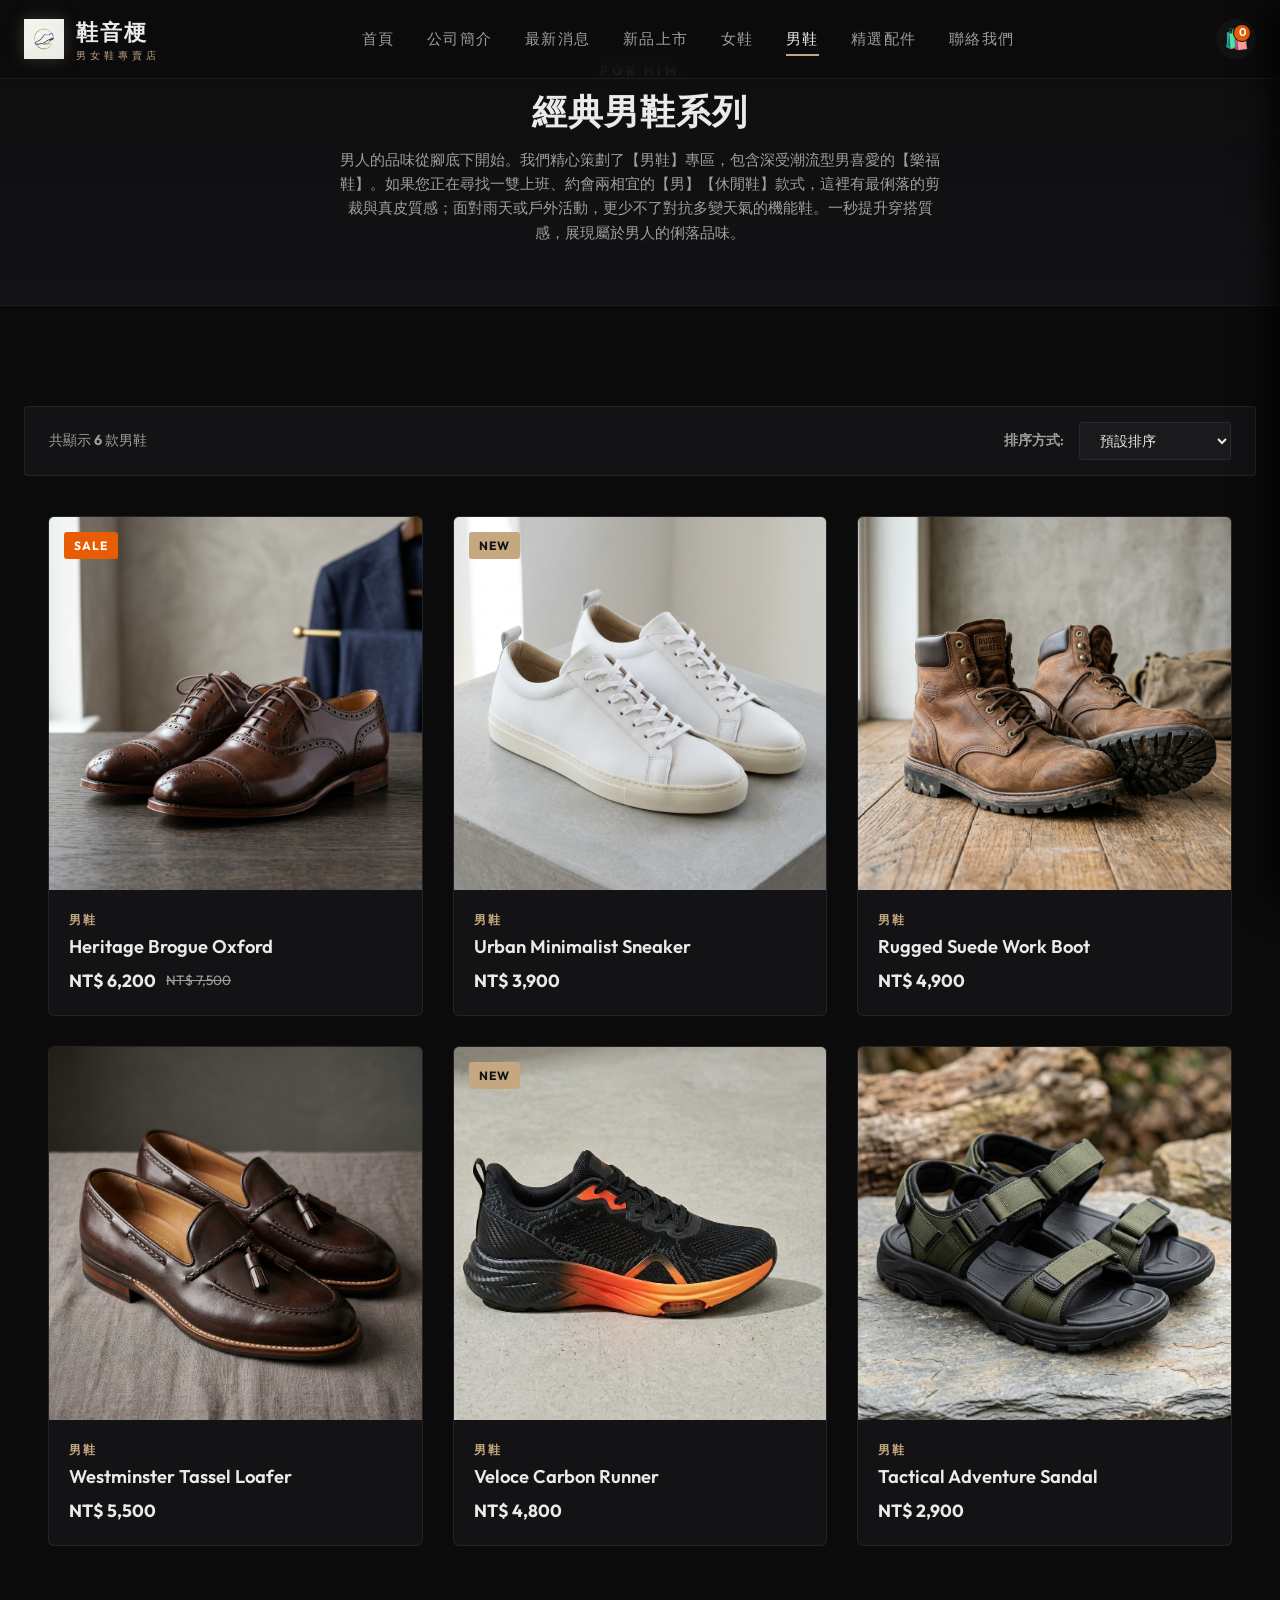
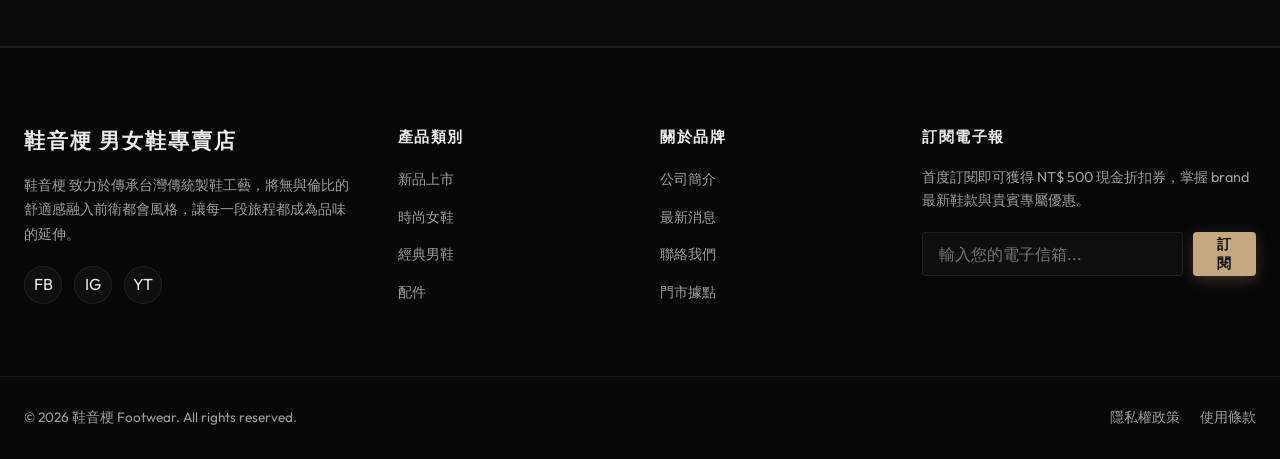
<file: mens.html>
<!DOCTYPE html>
<html lang="zh-TW">
<head>
  <meta charset="UTF-8">
  <meta name="viewport" content="width=device-width, initial-scale=1.0">
  <title>經典男鞋 | 鞋音梗 男女鞋專賣店</title>
  <meta name="description" content="瀏覽 鞋音梗所有經典男鞋，包含手作雕花德比牛津鞋、輕跑運動鞋、流蘇樂福鞋與機能戶外涼鞋。">
  <link rel="stylesheet" href="assets/css/style.css">
</head>
<body>

  <!-- Floating Glass Header -->
  <header>
    <div class="nav-container">
      <a href="index.html" class="logo-link">
        <img src="assets/images/logo.png" alt="鞋音梗 Logo" class="logo-img">
        <div>
          <span class="logo-text">鞋音梗</span>
          <span class="logo-sub">男女鞋專賣店</span>
        </div>
      </a>

      <!-- Mobile Hamburger Toggle -->
      <div class="menu-toggle" id="mobile-toggle">
        <span></span>
        <span></span>
        <span></span>
      </div>

      <!-- Nav Links -->
      <nav class="nav-menu">
        <div class="nav-item"><a href="index.html">首頁</a></div>
        <div class="nav-item"><a href="about.html">公司簡介</a></div>
        <div class="nav-item"><a href="news.html">最新消息</a></div>
        <div class="nav-item"><a href="new-arrivals.html">新品上市</a></div>
        <div class="nav-item"><a href="womens.html">女鞋</a></div>
        <div class="nav-item active"><a href="mens.html">男鞋</a></div>
        <div class="nav-item"><a href="accessories.html">精選配件</a></div>
        <div class="nav-item"><a href="contact.html">聯絡我們</a></div>
      </nav>

      <!-- Cart Trigger -->
      <div class="nav-actions">
        <a href="#" class="nav-icon" id="cart-icon-btn" title="購物車">
          <span>🛍️</span>
          <span class="cart-count">0</span>
        </a>
      </div>
    </div>
  </header>

  <!-- Page Banner -->
  <section class="page-banner">
    <div class="container">
      <span class="section-tag">FOR HIM</span>
      <h1 class="section-title">經典男鞋系列</h1>
      <p class="section-desc">男人的品味從腳底下開始。我們精心策劃了【男鞋】專區，包含深受潮流型男喜愛的【樂福鞋】。如果您正在尋找一雙上班、約會兩相宜的【男】【休閒鞋】款式，這裡有最俐落的剪裁與真皮質感；面對雨天或戶外活動，更少不了對抗多變天氣的機能鞋。一秒提升穿搭質感，展現屬於男人的俐落品味。</p>
    </div>
  </section>

  <!-- Shop Filter & Grid Section -->
  <section class="section">
    <div class="container">
      <!-- Filter Bar -->
      <div class="filter-bar">
        <div class="filter-group">
          <span class="results-count">共顯示 <strong id="results-count-number">0</strong> 款男鞋</span>
        </div>
        <div class="filter-group">
          <label for="sort-select" class="filter-label">排序方式:</label>
          <select id="sort-select" class="filter-select">
            <option value="default">預設排序</option>
            <option value="price-asc">價格：由低到高</option>
            <option value="price-desc">價格：由高到低</option>
          </select>
        </div>
      </div>

      <!-- Dynamic Product Grid (data-category="mens") -->
      <div class="product-grid" id="dynamic-product-grid" data-category="mens">
        <!-- Rendered dynamically by main.js -->
      </div>
    </div>
  </section>

  <!-- Shopping Cart Drawer -->
  <div class="cart-drawer-overlay" id="cart-drawer-overlay"></div>
  <div class="cart-drawer" id="cart-drawer">
    <div class="cart-drawer-header">
      <div class="cart-drawer-title">
        <span>🛍️</span> 我的購物車
      </div>
      <button class="cart-close-btn" id="cart-close">&times;</button>
    </div>
    <div class="cart-drawer-items">
      <!-- Items will load dynamically -->
    </div>
    <div class="cart-drawer-footer">
      <div class="cart-summary-row">
        <span>小計</span>
        <span class="cart-summary-total">NT$ 0</span>
      </div>
      <button class="btn btn-primary" onclick="alert('感謝您的訂購！')">前往結帳</button>
    </div>
  </div>

  <!-- Footer -->
  <footer>
    <div class="footer-grid">
      <div class="footer-brand">
        <h4>鞋音梗 男女鞋專賣店</h4>
        <p>鞋音梗 致力於傳承台灣傳統製鞋工藝，將無與倫比的舒適感融入前衛都會風格，讓每一段旅程都成為品味的延伸。</p>
        <div class="footer-socials">
          <a href="#" class="social-link">FB</a>
          <a href="#" class="social-link">IG</a>
          <a href="#" class="social-link">YT</a>
        </div>
      </div>
      <div class="footer-links">
        <h5>產品類別</h5>
        <ul>
          <li><a href="new-arrivals.html">新品上市</a></li>
          <li><a href="womens.html">時尚女鞋</a></li>
          <li><a href="mens.html">經典男鞋</a></li>
          <li><a href="accessories.html">配件</a></li>
        </ul>
      </div>
      <div class="footer-links">
        <h5>關於品牌</h5>
        <ul>
          <li><a href="about.html">公司簡介</a></li>
          <li><a href="news.html">最新消息</a></li>
          <li><a href="contact.html">聯絡我們</a></li>
          <li><a href="#">門市據點</a></li>
        </ul>
      </div>
      <div class="footer-newsletter">
        <h5>訂閱電子報</h5>
        <p>首度訂閱即可獲得 NT$ 500 現金折扣券，掌握 brand 最新鞋款與貴賓專屬優惠。</p>
        <form class="newsletter-form" onsubmit="event.preventDefault(); alert('感謝您的訂閱！已發送 500 元優惠券至您的信箱。');">
          <input type="email" placeholder="輸入您的電子信箱..." class="form-control" required>
          <button type="submit" class="btn btn-primary">訂閱</button>
        </form>
      </div>
    </div>
    <div class="footer-bottom">
      <p>&copy; 2026 鞋音梗 Footwear. All rights reserved.</p>
      <div class="footer-bottom-links">
        <a href="#">隱私權政策</a>
        <a href="#">使用條款</a>
      </div>
    </div>
  </footer>

  <!-- Scripts -->
  <script src="assets/js/data.js"></script>
  <script src="assets/js/main.js"></script>
</body>
</html>
</file>
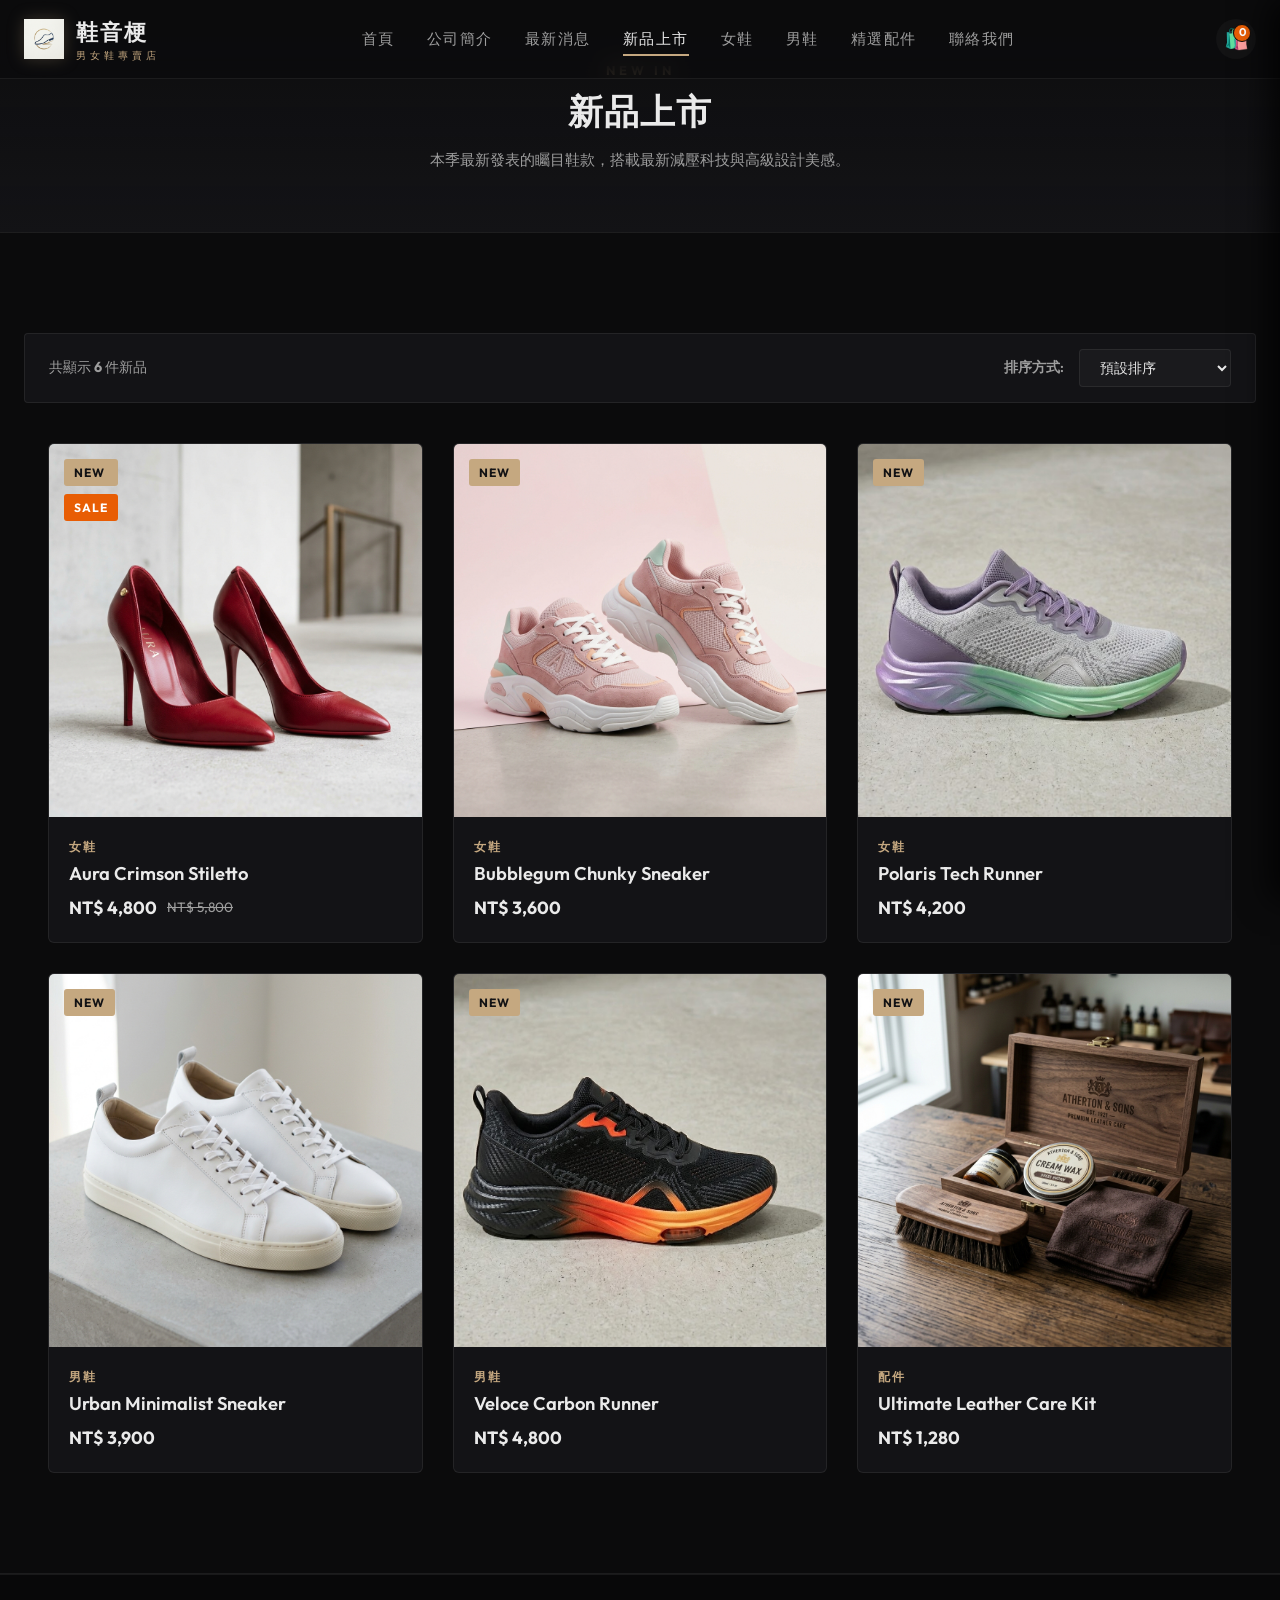
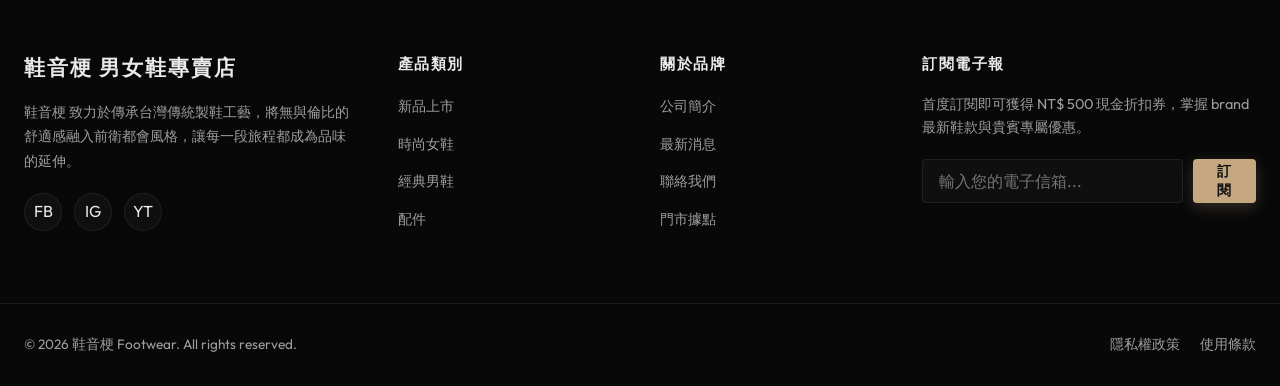
<file: new-arrivals.html>
<!DOCTYPE html>
<html lang="zh-TW">
<head>
  <meta charset="UTF-8">
  <meta name="viewport" content="width=device-width, initial-scale=1.0">
  <title>新品上市 | 鞋音梗 男女鞋專賣店</title>
  <meta name="description" content="瀏覽 鞋音梗 本季最新發表的奢華鞋履系列，包含高端工藝女鞋、都會紳士男鞋與精緻配件。">
  <link rel="stylesheet" href="assets/css/style.css">
</head>
<body>

  <!-- Floating Glass Header -->
  <header>
    <div class="nav-container">
      <a href="index.html" class="logo-link">
        <img src="assets/images/logo.png" alt="鞋音梗 Logo" class="logo-img">
        <div>
          <span class="logo-text">鞋音梗</span>
          <span class="logo-sub">男女鞋專賣店</span>
        </div>
      </a>

      <!-- Mobile Hamburger Toggle -->
      <div class="menu-toggle" id="mobile-toggle">
        <span></span>
        <span></span>
        <span></span>
      </div>

      <!-- Nav Links -->
      <nav class="nav-menu">
        <div class="nav-item"><a href="index.html">首頁</a></div>
        <div class="nav-item"><a href="about.html">公司簡介</a></div>
        <div class="nav-item"><a href="news.html">最新消息</a></div>
        <div class="nav-item active"><a href="new-arrivals.html">新品上市</a></div>
        <div class="nav-item"><a href="womens.html">女鞋</a></div>
        <div class="nav-item"><a href="mens.html">男鞋</a></div>
        <div class="nav-item"><a href="accessories.html">精選配件</a></div>
        <div class="nav-item"><a href="contact.html">聯絡我們</a></div>
      </nav>

      <!-- Cart Trigger -->
      <div class="nav-actions">
        <a href="#" class="nav-icon" id="cart-icon-btn" title="購物車">
          <span>🛍️</span>
          <span class="cart-count">0</span>
        </a>
      </div>
    </div>
  </header>

  <!-- Page Banner -->
  <section class="page-banner">
    <div class="container">
      <span class="section-tag">NEW IN</span>
      <h1 class="section-title">新品上市</h1>
      <p class="section-desc">本季最新發表的矚目鞋款，搭載最新減壓科技與高級設計美感。</p>
    </div>
  </section>

  <!-- Shop Filter & Grid Section -->
  <section class="section">
    <div class="container">
      <!-- Filter Bar -->
      <div class="filter-bar">
        <div class="filter-group">
          <span class="results-count">共顯示 <strong id="results-count-number">0</strong> 件新品</span>
        </div>
        <div class="filter-group">
          <label for="sort-select" class="filter-label">排序方式:</label>
          <select id="sort-select" class="filter-select">
            <option value="default">預設排序</option>
            <option value="price-asc">價格：由低到高</option>
            <option value="price-desc">價格：由高到低</option>
          </select>
        </div>
      </div>

      <!-- Dynamic Product Grid (data-category="new" filters by new) -->
      <div class="product-grid" id="dynamic-product-grid" data-category="new">
        <!-- Rendered dynamically by main.js -->
      </div>
    </div>
  </section>

  <!-- Shopping Cart Drawer -->
  <div class="cart-drawer-overlay" id="cart-drawer-overlay"></div>
  <div class="cart-drawer" id="cart-drawer">
    <div class="cart-drawer-header">
      <div class="cart-drawer-title">
        <span>🛍️</span> 我的購物車
      </div>
      <button class="cart-close-btn" id="cart-close">&times;</button>
    </div>
    <div class="cart-drawer-items">
      <!-- Items will load dynamically -->
    </div>
    <div class="cart-drawer-footer">
      <div class="cart-summary-row">
        <span>小計</span>
        <span class="cart-summary-total">NT$ 0</span>
      </div>
      <button class="btn btn-primary" onclick="alert('感謝您的訂購！')">前往結帳</button>
    </div>
  </div>

  <!-- Footer -->
  <footer>
    <div class="footer-grid">
      <div class="footer-brand">
        <h4>鞋音梗 男女鞋專賣店</h4>
        <p>鞋音梗 致力於傳承台灣傳統製鞋工藝，將無與倫比的舒適感融入前衛都會風格，讓每一段旅程都成為品味的延伸。</p>
        <div class="footer-socials">
          <a href="#" class="social-link">FB</a>
          <a href="#" class="social-link">IG</a>
          <a href="#" class="social-link">YT</a>
        </div>
      </div>
      <div class="footer-links">
        <h5>產品類別</h5>
        <ul>
          <li><a href="new-arrivals.html">新品上市</a></li>
          <li><a href="womens.html">時尚女鞋</a></li>
          <li><a href="mens.html">經典男鞋</a></li>
          <li><a href="accessories.html">配件</a></li>
        </ul>
      </div>
      <div class="footer-links">
        <h5>關於品牌</h5>
        <ul>
          <li><a href="about.html">公司簡介</a></li>
          <li><a href="news.html">最新消息</a></li>
          <li><a href="contact.html">聯絡我們</a></li>
          <li><a href="#">門市據點</a></li>
        </ul>
      </div>
      <div class="footer-newsletter">
        <h5>訂閱電子報</h5>
        <p>首度訂閱即可獲得 NT$ 500 現金折扣券，掌握 brand 最新鞋款與貴賓專屬優惠。</p>
        <form class="newsletter-form" onsubmit="event.preventDefault(); alert('感謝您的訂閱！已發送 500 元優惠券至您的信箱。');">
          <input type="email" placeholder="輸入您的電子信箱..." class="form-control" required>
          <button type="submit" class="btn btn-primary">訂閱</button>
        </form>
      </div>
    </div>
    <div class="footer-bottom">
      <p>&copy; 2026 鞋音梗 Footwear. All rights reserved.</p>
      <div class="footer-bottom-links">
        <a href="#">隱私權政策</a>
        <a href="#">使用條款</a>
      </div>
    </div>
  </footer>

  <!-- Scripts -->
  <script src="assets/js/data.js"></script>
  <script src="assets/js/main.js"></script>
</body>
</html>
</file>
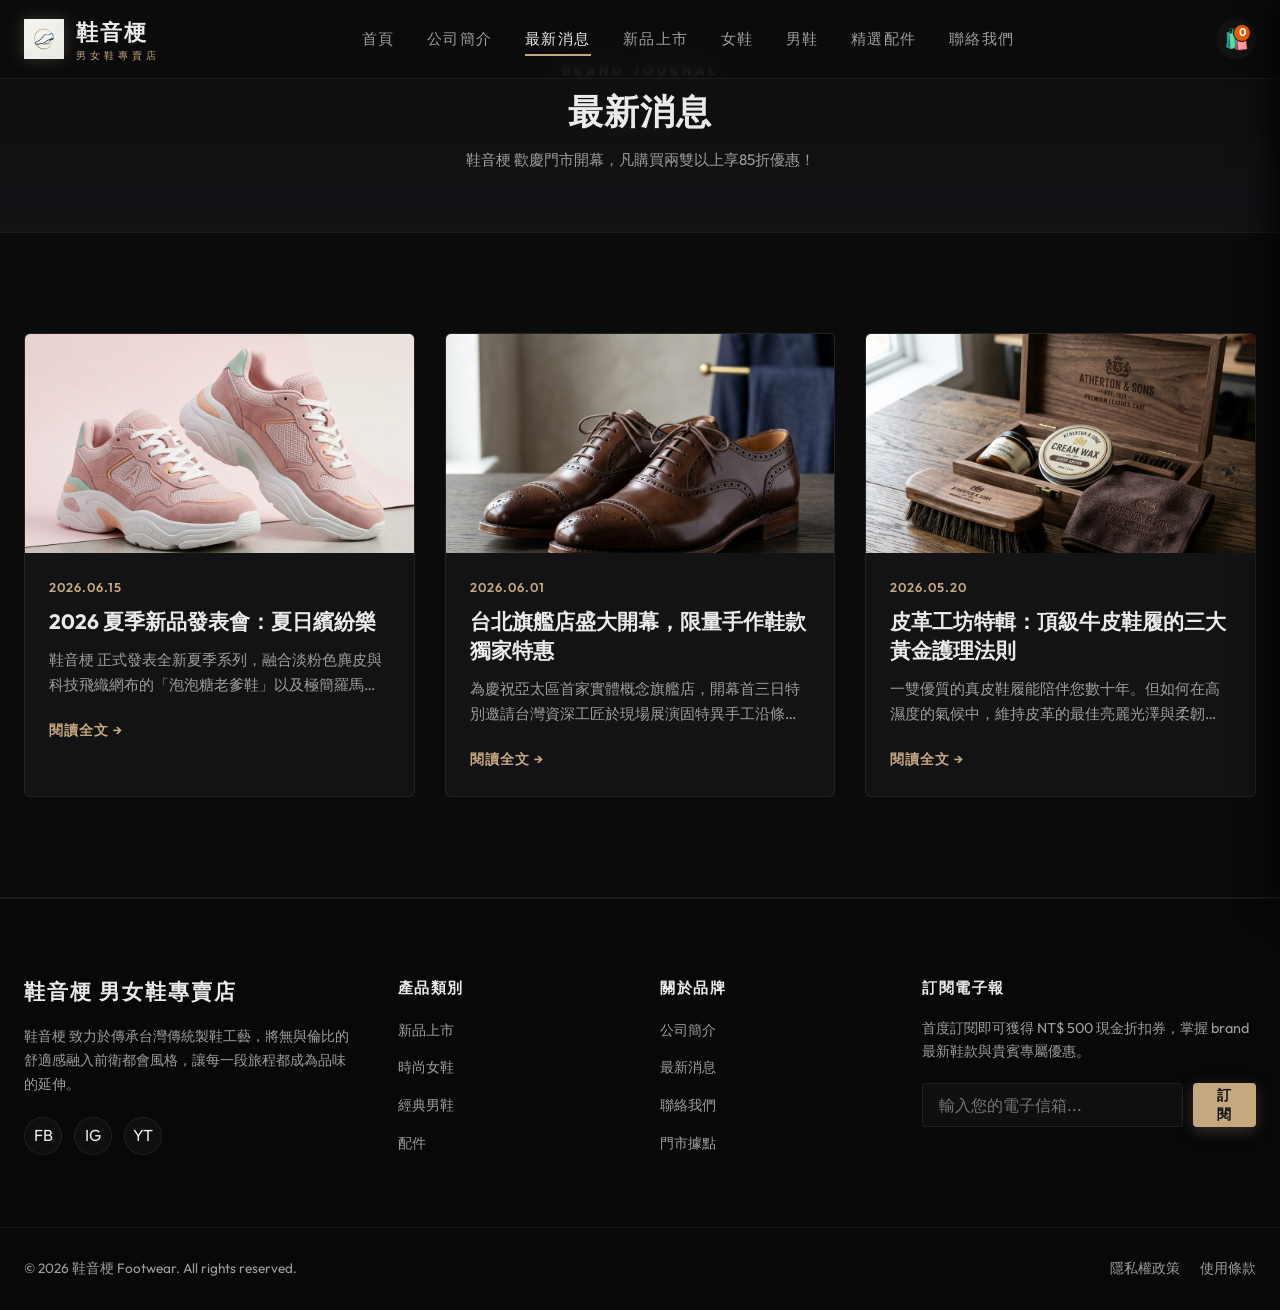
<file: news.html>
<!DOCTYPE html>
<html lang="zh-TW">
<head>
  <meta charset="UTF-8">
  <meta name="viewport" content="width=device-width, initial-scale=1.0">
  <title>最新消息 | 鞋音梗 男女鞋專賣店</title>
  <meta name="description" content="鞋音梗歡慶門市開幕，凡購買兩雙以上享85折優惠！">
  <link rel="stylesheet" href="assets/css/style.css">
</head>
<body>

  <!-- Floating Glass Header -->
  <header>
    <div class="nav-container">
      <a href="index.html" class="logo-link">
        <img src="assets/images/logo.png" alt="鞋音梗 Logo" class="logo-img">
        <div>
          <span class="logo-text">鞋音梗</span>
          <span class="logo-sub">男女鞋專賣店</span>
        </div>
      </a>

      <!-- Mobile Hamburger Toggle -->
      <div class="menu-toggle" id="mobile-toggle">
        <span></span>
        <span></span>
        <span></span>
      </div>

      <!-- Nav Links -->
      <nav class="nav-menu">
        <div class="nav-item"><a href="index.html">首頁</a></div>
        <div class="nav-item"><a href="about.html">公司簡介</a></div>
        <div class="nav-item active"><a href="news.html">最新消息</a></div>
        <div class="nav-item"><a href="new-arrivals.html">新品上市</a></div>
        <div class="nav-item"><a href="womens.html">女鞋</a></div>
        <div class="nav-item"><a href="mens.html">男鞋</a></div>
        <div class="nav-item"><a href="accessories.html">精選配件</a></div>
        <div class="nav-item"><a href="contact.html">聯絡我們</a></div>
      </nav>

      <!-- Cart Trigger -->
      <div class="nav-actions">
        <a href="#" class="nav-icon" id="cart-icon-btn" title="購物車">
          <span>🛍️</span>
          <span class="cart-count">0</span>
        </a>
      </div>
    </div>
  </header>

  <!-- Page Banner -->
  <section class="page-banner">
    <div class="container">
      <span class="section-tag">BRAND JOURNAL</span>
      <h1 class="section-title">最新消息</h1>
      <p class="section-desc">鞋音梗 歡慶門市開幕，凡購買兩雙以上享85折優惠！</p>
    </div>
  </section>

  <!-- News Grid Section -->
  <section class="section">
    <div class="container">
      <div class="news-grid">
        <!-- News 1 -->
        <article class="news-card">
          <div class="news-img-wrapper">
            <img src="assets/images/women_2.png" alt="Summer Collection Launch" class="news-img">
          </div>
          <div class="news-content">
            <time class="news-date">2026.06.15</time>
            <h3 class="news-title"><a href="#">2026 夏季新品發表會：夏日繽紛樂</a></h3>
            <p class="news-excerpt">鞋音梗 正式發表全新夏季系列，融合淡粉色麂皮與科技飛織網布的「泡泡糖老爹鞋」以及極簡羅馬涼鞋等款式。本次發表會由 嘻嘻設計中心 主辦，邀請頂尖名模共同演繹，完美詮釋夏季輕奢時尚...</p>
            <a href="#" class="news-more" onclick="event.preventDefault(); alert('此為展示文章，全文撰寫中。');">閱讀全文 &rarr;</a>
          </div>
        </article>

        <!-- News 2 -->
        <article class="news-card">
          <div class="news-img-wrapper">
            <img src="assets/images/men_1.png" alt="New Store Opening" class="news-img">
          </div>
          <div class="news-content">
            <time class="news-date">2026.06.01</time>
            <h3 class="news-title"><a href="#">台北旗艦店盛大開幕，限量手作鞋款獨家特惠</a></h3>
            <p class="news-excerpt">為慶祝亞太區首家實體概念旗艦店，開幕首三日特別邀請台灣資深工匠於現場展演固特異手工沿條拉線技術。凡開幕期間蒞臨門市，兩雙即可享有 85 折起，現場購買皮鞋再贈送經典胡桃木保養禮盒...</p>
            <a href="#" class="news-more" onclick="event.preventDefault(); alert('此為展示文章，全文撰寫中。');">閱讀全文 &rarr;</a>
          </div>
        </article>

        <!-- News 3 -->
        <article class="news-card">
          <div class="news-img-wrapper">
            <img src="assets/images/acc_2.png" alt="Leather Care Guide" class="news-img">
          </div>
          <div class="news-content">
            <time class="news-date">2026.05.20</time>
            <h3 class="news-title"><a href="#">皮革工坊特輯：頂級牛皮鞋履的三大黃金護理法則</a></h3>
            <p class="news-excerpt">一雙優質的真皮鞋履能陪伴您數十年。但如何在高濕度的氣候中，維持皮革的最佳亮麗光澤與柔韌度？本期品牌護理專家為您解密：從除塵、均勻塗抹保養油到防水噴霧的選用，深入解析頂級鞋履日常護理細節...</p>
            <a href="#" class="news-more" onclick="event.preventDefault(); alert('此為展示文章，全文撰寫中。');">閱讀全文 &rarr;</a>
          </div>
        </article>
      </div>
    </div>
  </section>

  <!-- Shopping Cart Drawer -->
  <div class="cart-drawer-overlay" id="cart-drawer-overlay"></div>
  <div class="cart-drawer" id="cart-drawer">
    <div class="cart-drawer-header">
      <div class="cart-drawer-title">
        <span>🛍️</span> 我的購物車
      </div>
      <button class="cart-close-btn" id="cart-close">&times;</button>
    </div>
    <div class="cart-drawer-items">
      <!-- Items will load dynamically -->
    </div>
    <div class="cart-drawer-footer">
      <div class="cart-summary-row">
        <span>小計</span>
        <span class="cart-summary-total">NT$ 0</span>
      </div>
      <button class="btn btn-primary" onclick="alert('感謝您的訂購！')">前往結帳</button>
    </div>
  </div>

  <!-- Footer -->
  <footer>
    <div class="footer-grid">
      <div class="footer-brand">
        <h4>鞋音梗 男女鞋專賣店</h4>
        <p>鞋音梗 致力於傳承台灣傳統製鞋工藝，將無與倫比的舒適感融入前衛都會風格，讓每一段旅程都成為品味的延伸。</p>
        <div class="footer-socials">
          <a href="#" class="social-link">FB</a>
          <a href="#" class="social-link">IG</a>
          <a href="#" class="social-link">YT</a>
        </div>
      </div>
      <div class="footer-links">
        <h5>產品類別</h5>
        <ul>
          <li><a href="new-arrivals.html">新品上市</a></li>
          <li><a href="womens.html">時尚女鞋</a></li>
          <li><a href="mens.html">經典男鞋</a></li>
          <li><a href="accessories.html">配件</a></li>
        </ul>
      </div>
      <div class="footer-links">
        <h5>關於品牌</h5>
        <ul>
          <li><a href="about.html">公司簡介</a></li>
          <li><a href="news.html">最新消息</a></li>
          <li><a href="contact.html">聯絡我們</a></li>
          <li><a href="#">門市據點</a></li>
        </ul>
      </div>
      <div class="footer-newsletter">
        <h5>訂閱電子報</h5>
        <p>首度訂閱即可獲得 NT$ 500 現金折扣券，掌握 brand 最新鞋款與貴賓專屬優惠。</p>
        <form class="newsletter-form" onsubmit="event.preventDefault(); alert('感謝您的訂閱！已發送 500 元優惠券至您的信箱。');">
          <input type="email" placeholder="輸入您的電子信箱..." class="form-control" required>
          <button type="submit" class="btn btn-primary">訂閱</button>
        </form>
      </div>
    </div>
    <div class="footer-bottom">
      <p>&copy; 2026 鞋音梗 Footwear. All rights reserved.</p>
      <div class="footer-bottom-links">
        <a href="#">隱私權政策</a>
        <a href="#">使用條款</a>
      </div>
    </div>
  </footer>

  <!-- Scripts -->
  <script src="assets/js/data.js"></script>
  <script src="assets/js/main.js"></script>
</body>
</html>
</file>
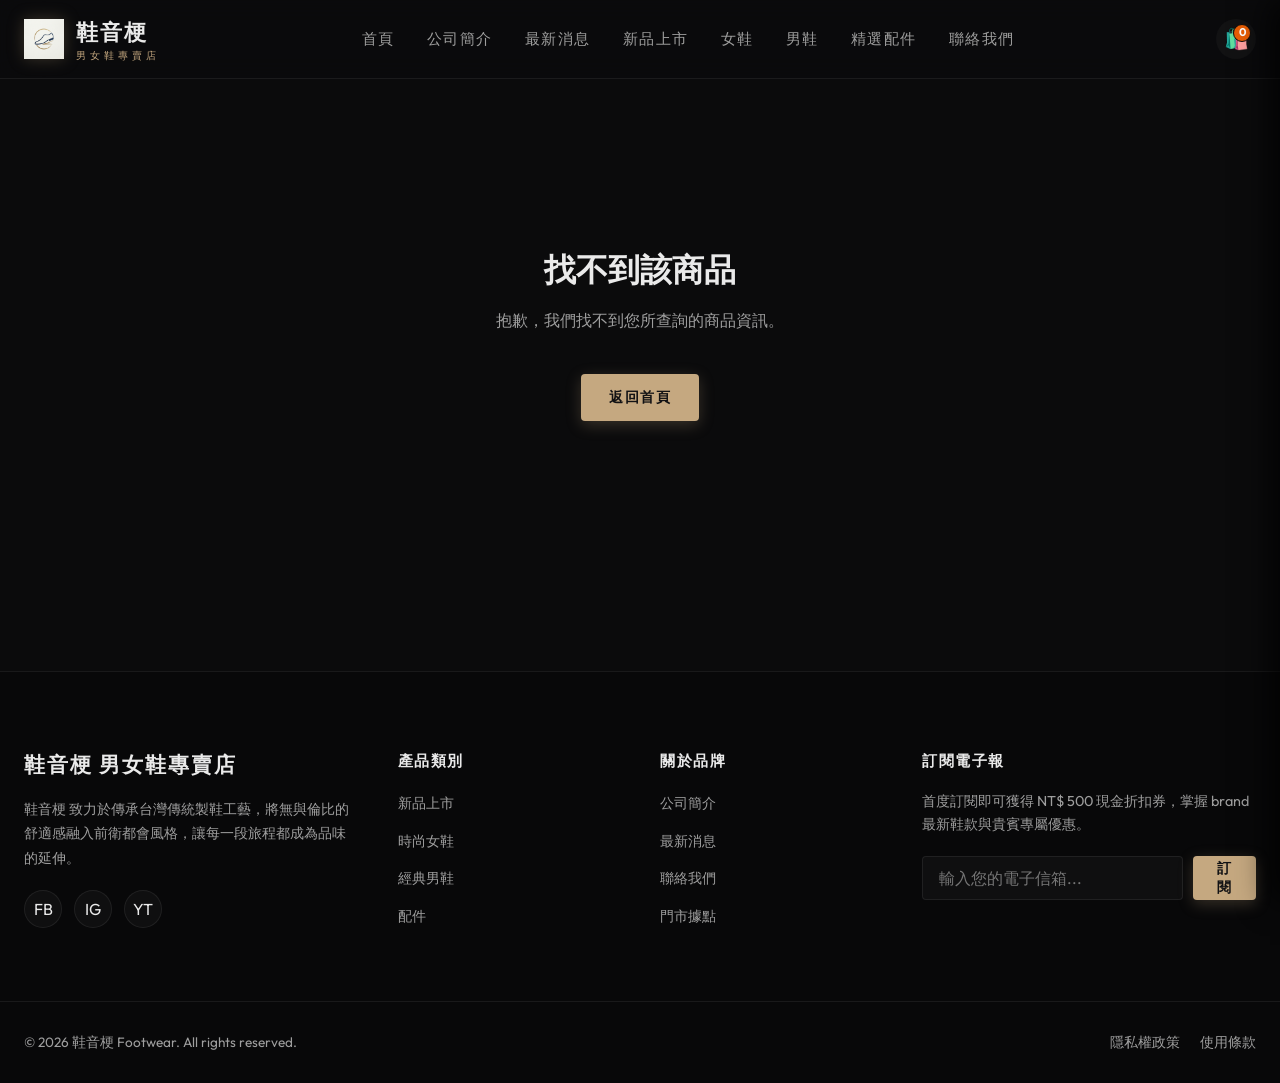
<file: product-detail.html>
<!DOCTYPE html>
<html lang="zh-TW">
<head>
  <meta charset="UTF-8">
  <meta name="viewport" content="width=device-width, initial-scale=1.0">
  <title>商品詳細資訊 | 鞋音梗 男女鞋專賣店</title>
  <meta name="description" content="瀏覽 鞋音梗 商品詳細規格、材質說明與穿著指南。">
  <link rel="stylesheet" href="assets/css/style.css">
</head>
<body>

  <!-- Floating Glass Header -->
  <header>
    <div class="nav-container">
      <a href="index.html" class="logo-link">
        <img src="assets/images/logo.png" alt="鞋音梗 Logo" class="logo-img">
        <div>
          <span class="logo-text">鞋音梗</span>
          <span class="logo-sub">男女鞋專賣店</span>
        </div>
      </a>

      <!-- Mobile Hamburger Toggle -->
      <div class="menu-toggle" id="mobile-toggle">
        <span></span>
        <span></span>
        <span></span>
      </div>

      <!-- Nav Links -->
      <nav class="nav-menu">
        <div class="nav-item"><a href="index.html">首頁</a></div>
        <div class="nav-item"><a href="about.html">公司簡介</a></div>
        <div class="nav-item"><a href="news.html">最新消息</a></div>
        <div class="nav-item"><a href="new-arrivals.html">新品上市</a></div>
        <div class="nav-item"><a href="womens.html">女鞋</a></div>
        <div class="nav-item"><a href="mens.html">男鞋</a></div>
        <div class="nav-item"><a href="accessories.html">精選配件</a></div>
        <div class="nav-item"><a href="contact.html">聯絡我們</a></div>
      </nav>

      <!-- Cart Trigger -->
      <div class="nav-actions">
        <a href="#" class="nav-icon" id="cart-icon-btn" title="購物車">
          <span>🛍️</span>
          <span class="cart-count">0</span>
        </a>
      </div>
    </div>
  </header>

  <!-- Dynamic Product Detail Container (Rendered by main.js) -->
  <main style="padding-top: 50px; padding-bottom: 50px;">
    <section class="section" id="product-detail-view" style="border-bottom: none; padding-top: 20px;">
      <!-- Dynamic loading spinner while JS executes -->
      <div class="container" style="text-align: center; padding: 100px 0;">
        <div style="font-size: 1.5rem; color: var(--text-muted); margin-bottom: 20px;">正在加載商品細節...</div>
        <div style="width: 40px; height: 40px; border: 4px solid var(--border-color); border-top-color: var(--primary); border-radius: 50%; margin: 0 auto; animation: spin 1s infinite linear;"></div>
      </div>
    </section>
  </main>

  <style>
    @keyframes spin {
      0% { transform: rotate(0deg); }
      100% { transform: rotate(360deg); }
    }
  </style>

  <!-- Shopping Cart Drawer -->
  <div class="cart-drawer-overlay" id="cart-drawer-overlay"></div>
  <div class="cart-drawer" id="cart-drawer">
    <div class="cart-drawer-header">
      <div class="cart-drawer-title">
        <span>🛍️</span> 我的購物車
      </div>
      <button class="cart-close-btn" id="cart-close">&times;</button>
    </div>
    <div class="cart-drawer-items">
      <!-- Items will load dynamically -->
    </div>
    <div class="cart-drawer-footer">
      <div class="cart-summary-row">
        <span>小計</span>
        <span class="cart-summary-total">NT$ 0</span>
      </div>
      <button class="btn btn-primary" onclick="alert('感謝您的訂購！')">前往結帳</button>
    </div>
  </div>

  <!-- Footer -->
  <footer>
    <div class="footer-grid">
      <div class="footer-brand">
        <h4>鞋音梗 男女鞋專賣店</h4>
        <p>鞋音梗 致力於傳承台灣傳統製鞋工藝，將無與倫比的舒適感融入前衛都會風格，讓每一段旅程都成為品味的延伸。</p>
        <div class="footer-socials">
          <a href="#" class="social-link">FB</a>
          <a href="#" class="social-link">IG</a>
          <a href="#" class="social-link">YT</a>
        </div>
      </div>
      <div class="footer-links">
        <h5>產品類別</h5>
        <ul>
          <li><a href="new-arrivals.html">新品上市</a></li>
          <li><a href="womens.html">時尚女鞋</a></li>
          <li><a href="mens.html">經典男鞋</a></li>
          <li><a href="accessories.html">配件</a></li>
        </ul>
      </div>
      <div class="footer-links">
        <h5>關於品牌</h5>
        <ul>
          <li><a href="about.html">公司簡介</a></li>
          <li><a href="news.html">最新消息</a></li>
          <li><a href="contact.html">聯絡我們</a></li>
          <li><a href="#">門市據點</a></li>
        </ul>
      </div>
      <div class="footer-newsletter">
        <h5>訂閱電子報</h5>
        <p>首度訂閱即可獲得 NT$ 500 現金折扣券，掌握 brand 最新鞋款與貴賓專屬優惠。</p>
        <form class="newsletter-form" onsubmit="event.preventDefault(); alert('感謝您的訂閱！已發送 500 元優惠券至您的信箱。');">
          <input type="email" placeholder="輸入您的電子信箱..." class="form-control" required>
          <button type="submit" class="btn btn-primary">訂閱</button>
        </form>
      </div>
    </div>
    <div class="footer-bottom">
      <p>&copy; 2026 鞋音梗 Footwear. All rights reserved.</p>
      <div class="footer-bottom-links">
        <a href="#">隱私權政策</a>
        <a href="#">使用條款</a>
      </div>
    </div>
  </footer>

  <!-- Scripts -->
  <script src="assets/js/data.js"></script>
  <script src="assets/js/main.js"></script>
</body>
</html>
</file>
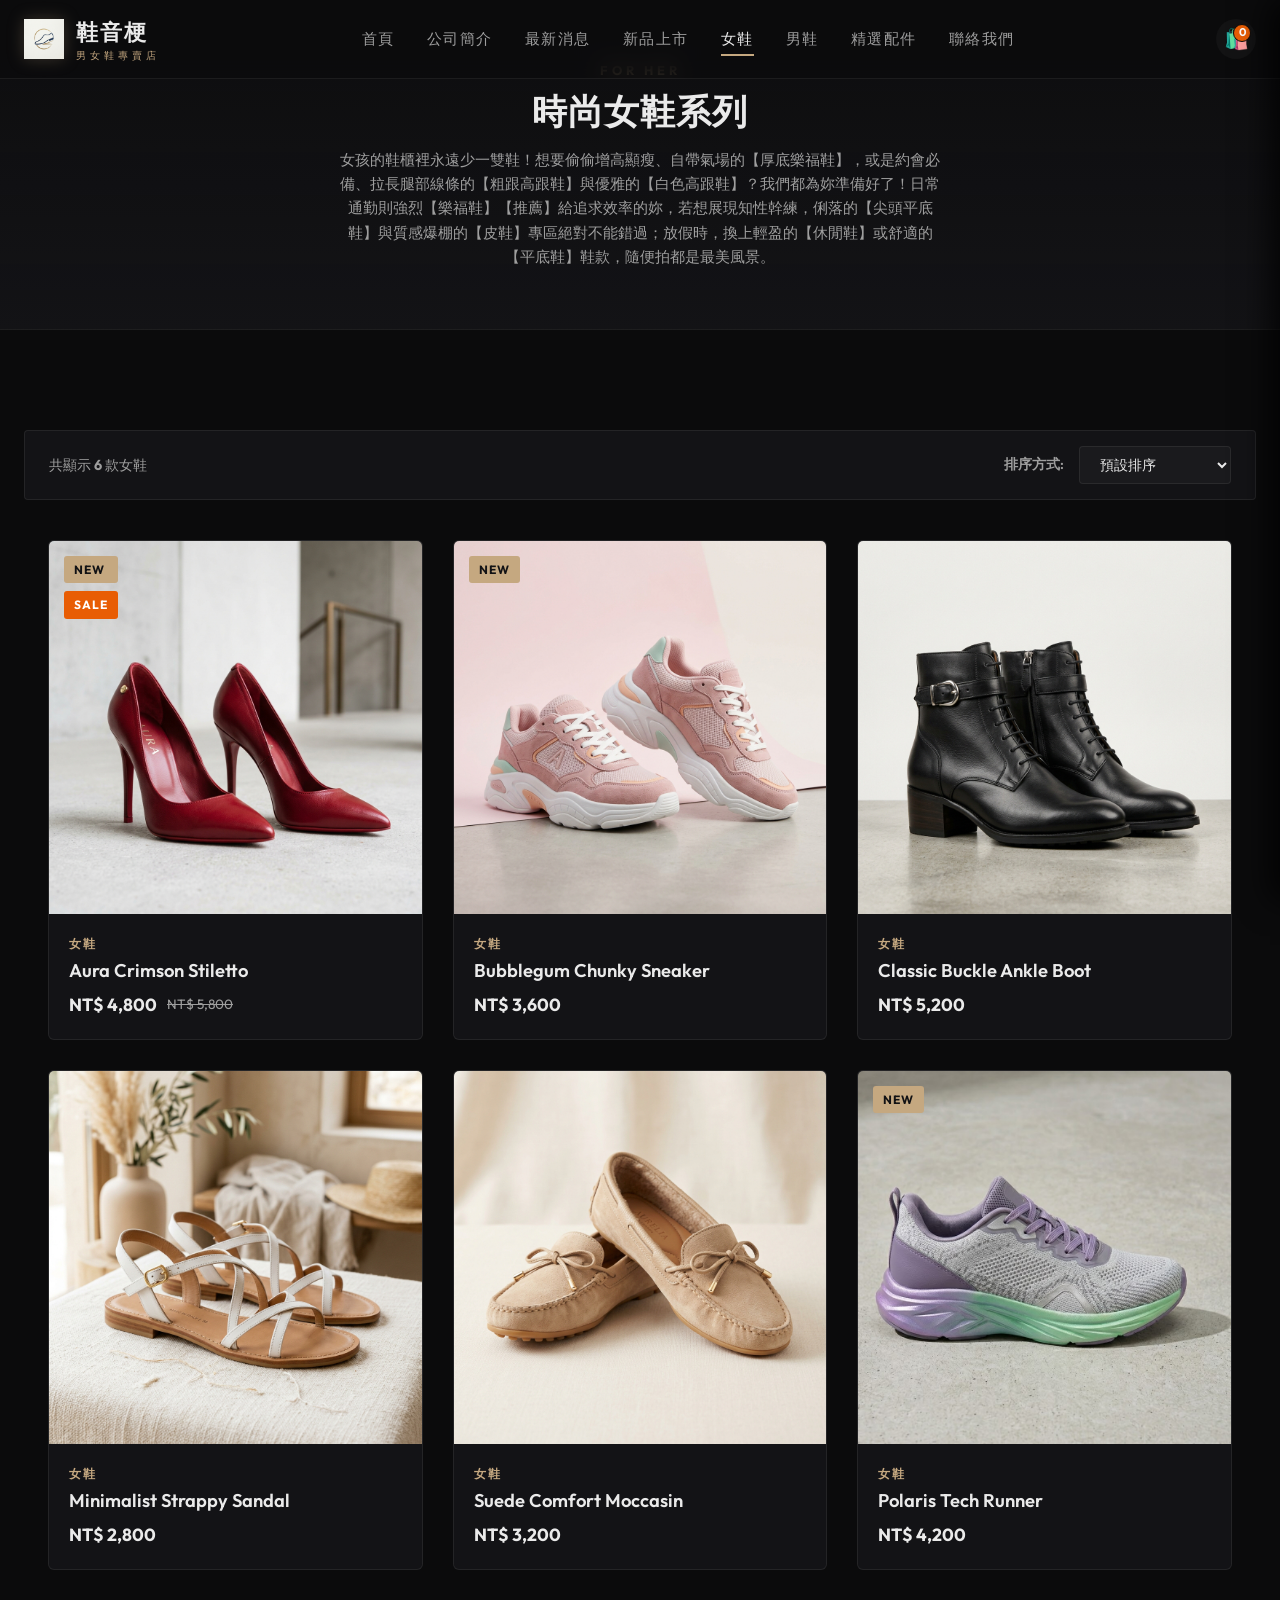
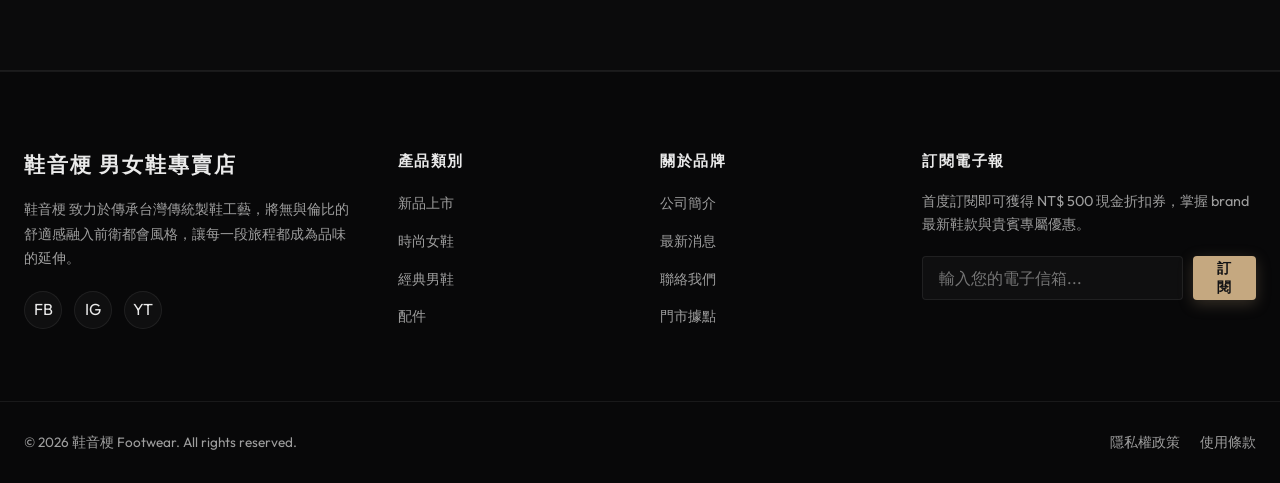
<file: womens.html>
<!DOCTYPE html>
<html lang="zh-TW">
<head>
  <meta charset="UTF-8">
  <meta name="viewport" content="width=device-width, initial-scale=1.0">
  <title>時尚女鞋 | 鞋音梗 男女鞋專賣店</title>
  <meta name="description" content="瀏覽 鞋音梗 時尚女鞋系列，包含氣質高跟鞋、復古厚底老爹鞋、優雅皮靴與舒適平底鞋。">
  <link rel="stylesheet" href="assets/css/style.css">
</head>
<body>

  <!-- Floating Glass Header -->
  <header>
    <div class="nav-container">
      <a href="index.html" class="logo-link">
        <img src="assets/images/logo.png" alt="鞋音梗 Logo" class="logo-img">
        <div>
          <span class="logo-text">鞋音梗</span>
          <span class="logo-sub">男女鞋專賣店</span>
        </div>
      </a>

      <!-- Mobile Hamburger Toggle -->
      <div class="menu-toggle" id="mobile-toggle">
        <span></span>
        <span></span>
        <span></span>
      </div>

      <!-- Nav Links -->
      <nav class="nav-menu">
        <div class="nav-item"><a href="index.html">首頁</a></div>
        <div class="nav-item"><a href="about.html">公司簡介</a></div>
        <div class="nav-item"><a href="news.html">最新消息</a></div>
        <div class="nav-item"><a href="new-arrivals.html">新品上市</a></div>
        <div class="nav-item active"><a href="womens.html">女鞋</a></div>
        <div class="nav-item"><a href="mens.html">男鞋</a></div>
        <div class="nav-item"><a href="accessories.html">精選配件</a></div>
        <div class="nav-item"><a href="contact.html">聯絡我們</a></div>
      </nav>

      <!-- Cart Trigger -->
      <div class="nav-actions">
        <a href="#" class="nav-icon" id="cart-icon-btn" title="購物車">
          <span>🛍️</span>
          <span class="cart-count">0</span>
        </a>
      </div>
    </div>
  </header>

  <!-- Page Banner -->
  <section class="page-banner">
    <div class="container">
      <span class="section-tag">FOR HER</span>
      <h1 class="section-title">時尚女鞋系列</h1>
      <p class="section-desc">女孩的鞋櫃裡永遠少一雙鞋！想要偷偷增高顯瘦、自帶氣場的【厚底樂福鞋】，或是約會必備、拉長腿部線條的【粗跟高跟鞋】與優雅的【白色高跟鞋】？我們都為妳準備好了！日常通勤則強烈【樂福鞋】【推薦】給追求效率的妳，若想展現知性幹練，俐落的【尖頭平底鞋】與質感爆棚的【皮鞋】專區絕對不能錯過；放假時，換上輕盈的【休閒鞋】或舒適的【平底鞋】鞋款，隨便拍都是最美風景。</p>
    </div>
  </section>

  <!-- Shop Filter & Grid Section -->
  <section class="section">
    <div class="container">
      <!-- Filter Bar -->
      <div class="filter-bar">
        <div class="filter-group">
          <span class="results-count">共顯示 <strong id="results-count-number">0</strong> 款女鞋</span>
        </div>
        <div class="filter-group">
          <label for="sort-select" class="filter-label">排序方式:</label>
          <select id="sort-select" class="filter-select">
            <option value="default">預設排序</option>
            <option value="price-asc">價格：由低到高</option>
            <option value="price-desc">價格：由高到低</option>
          </select>
        </div>
      </div>

      <!-- Dynamic Product Grid (data-category="womens") -->
      <div class="product-grid" id="dynamic-product-grid" data-category="womens">
        <!-- Rendered dynamically by main.js -->
      </div>
    </div>
  </section>

  <!-- Shopping Cart Drawer -->
  <div class="cart-drawer-overlay" id="cart-drawer-overlay"></div>
  <div class="cart-drawer" id="cart-drawer">
    <div class="cart-drawer-header">
      <div class="cart-drawer-title">
        <span>🛍️</span> 我的購物車
      </div>
      <button class="cart-close-btn" id="cart-close">&times;</button>
    </div>
    <div class="cart-drawer-items">
      <!-- Items will load dynamically -->
    </div>
    <div class="cart-drawer-footer">
      <div class="cart-summary-row">
        <span>小計</span>
        <span class="cart-summary-total">NT$ 0</span>
      </div>
      <button class="btn btn-primary" onclick="alert('感謝您的訂購！')">前往結帳</button>
    </div>
  </div>

  <!-- Footer -->
  <footer>
    <div class="footer-grid">
      <div class="footer-brand">
        <h4>鞋音梗 男女鞋專賣店</h4>
        <p>鞋音梗 致力於傳承台灣傳統製鞋工藝，將無與倫比的舒適感融入前衛都會風格，讓每一段旅程都成為品味的延伸。</p>
        <div class="footer-socials">
          <a href="#" class="social-link">FB</a>
          <a href="#" class="social-link">IG</a>
          <a href="#" class="social-link">YT</a>
        </div>
      </div>
      <div class="footer-links">
        <h5>產品類別</h5>
        <ul>
          <li><a href="new-arrivals.html">新品上市</a></li>
          <li><a href="womens.html">時尚女鞋</a></li>
          <li><a href="mens.html">經典男鞋</a></li>
          <li><a href="accessories.html">配件</a></li>
        </ul>
      </div>
      <div class="footer-links">
        <h5>關於品牌</h5>
        <ul>
          <li><a href="about.html">公司簡介</a></li>
          <li><a href="news.html">最新消息</a></li>
          <li><a href="contact.html">聯絡我們</a></li>
          <li><a href="#">門市據點</a></li>
        </ul>
      </div>
      <div class="footer-newsletter">
        <h5>訂閱電子報</h5>
        <p>首度訂閱即可獲得 NT$ 500 現金折扣券，掌握 brand 最新鞋款與貴賓專屬優惠。</p>
        <form class="newsletter-form" onsubmit="event.preventDefault(); alert('感謝您的訂閱！已發送 500 元優惠券至您的信箱。');">
          <input type="email" placeholder="輸入您的電子信箱..." class="form-control" required>
          <button type="submit" class="btn btn-primary">訂閱</button>
        </form>
      </div>
    </div>
    <div class="footer-bottom">
      <p>&copy; 2026 鞋音梗 Footwear. All rights reserved.</p>
      <div class="footer-bottom-links">
        <a href="#">隱私權政策</a>
        <a href="#">使用條款</a>
      </div>
    </div>
  </footer>

  <!-- Scripts -->
  <script src="assets/js/data.js"></script>
  <script src="assets/js/main.js"></script>
</body>
</html>
</file>
<file: assets/css/style.css>
/* Import Google Fonts */
@import url('https://fonts.googleapis.com/css2?family=Outfit:wght@300;400;500;600;700;800&family=Playfair+Display:ital,wght@0,400;0,600;0,700;1,400&display=swap');

/* CSS Variables for Premium Design */
:root {
  --primary: #C5A880; /* Premium Sand Gold */
  --primary-hover: #D8BD99;
  --secondary: #1E1E24;
  --accent: #E85D04; /* Bright Coral/Orange */
  
  /* Dark Theme Default */
  --bg-main: #0B0B0C;
  --bg-card: #131316;
  --bg-nav: rgba(11, 11, 12, 0.75);
  --text-main: #EAEAEA;
  --text-muted: #9E9E9E;
  --text-inverse: #121214;
  --border-color: rgba(255, 255, 255, 0.07);
  --shadow-sm: 0 2px 8px rgba(0, 0, 0, 0.5);
  --shadow-md: 0 8px 24px rgba(0, 0, 0, 0.7);
  --shadow-lg: 0 16px 48px rgba(0, 0, 0, 0.9);
  --glass-bg: rgba(255, 255, 255, 0.03);
  --glass-border: rgba(255, 255, 255, 0.05);
  --glow-color: rgba(197, 168, 128, 0.25);
  
  --transition-fast: 0.2s cubic-bezier(0.4, 0, 0.2, 1);
  --transition-normal: 0.4s cubic-bezier(0.4, 0, 0.2, 1);
  --transition-slow: 0.6s cubic-bezier(0.4, 0, 0.2, 1);
  
  --font-serif: 'Playfair Display', Georgia, serif;
  --font-sans: 'Outfit', -apple-system, BlinkMacSystemFont, "Segoe UI", Roboto, sans-serif;
  --max-width: 1280px;
}

/* Light Theme overrides (if requested, but luxury dark is our core style) */
[data-theme="light"] {
  --bg-main: #F8F9FA;
  --bg-card: #FFFFFF;
  --bg-nav: rgba(248, 249, 250, 0.85);
  --text-main: #1C1C1E;
  --text-muted: #6E6E73;
  --text-inverse: #FFFFFF;
  --border-color: rgba(0, 0, 0, 0.08);
  --shadow-sm: 0 2px 8px rgba(0, 0, 0, 0.05);
  --shadow-md: 0 8px 24px rgba(0, 0, 0, 0.08);
  --shadow-lg: 0 16px 48px rgba(0, 0, 0, 0.12);
  --glass-bg: rgba(0, 0, 0, 0.02);
  --glass-border: rgba(0, 0, 0, 0.04);
  --glow-color: rgba(197, 168, 128, 0.15);
}

/* Global Reset & Base Styles */
* {
  margin: 0;
  padding: 0;
  box-sizing: border-box;
}

html {
  scroll-behavior: smooth;
  font-size: 16px;
}

body {
  font-family: var(--font-sans);
  background-color: var(--bg-main);
  color: var(--text-main);
  line-height: 1.6;
  overflow-x: hidden;
  transition: background-color var(--transition-normal), color var(--transition-normal);
}

a {
  text-decoration: none;
  color: inherit;
  transition: color var(--transition-fast);
}

ul {
  list-style: none;
}

img {
  max-width: 100%;
  height: auto;
  display: block;
}

button, input, textarea, select {
  font-family: inherit;
  font-size: inherit;
  background: none;
  border: none;
  color: inherit;
  outline: none;
}

button {
  cursor: pointer;
}

/* Typography Utilities */
h1, h2, h3, h4, h5, h6 {
  font-family: var(--font-sans);
  font-weight: 700;
  line-height: 1.2;
}

.font-serif {
  font-family: var(--font-serif);
}

.text-gradient {
  background: linear-gradient(135deg, #FFF 0%, var(--primary) 100%);
  -webkit-background-clip: text;
  -webkit-text-fill-color: transparent;
}

/* Header & Navigation */
header {
  position: fixed;
  top: 0;
  left: 0;
  width: 100%;
  z-index: 1000;
  background-color: var(--bg-nav);
  backdrop-filter: blur(12px);
  -webkit-backdrop-filter: blur(12px);
  border-bottom: 1px solid var(--border-color);
  transition: padding var(--transition-normal), background-color var(--transition-normal);
}

header.scrolled {
  padding: 10px 0;
  background-color: rgba(11, 11, 12, 0.95);
  box-shadow: var(--shadow-sm);
}

.nav-container {
  max-width: var(--max-width);
  margin: 0 auto;
  padding: 15px 24px;
  display: flex;
  justify-content: space-between;
  align-items: center;
}

.logo-link {
  display: flex;
  align-items: center;
  gap: 12px;
}

.logo-img {
  height: 40px;
  width: auto;
  filter: drop-shadow(0 0 8px var(--glow-color));
}

.logo-text {
  font-size: 1.4rem;
  font-weight: 800;
  letter-spacing: 2px;
  text-transform: uppercase;
}

.logo-sub {
  font-size: 0.6rem;
  color: var(--primary);
  display: block;
  letter-spacing: 4px;
  font-weight: 500;
  margin-top: -3px;
}

.nav-menu {
  display: flex;
  gap: 32px;
}

.nav-item a {
  font-weight: 500;
  font-size: 0.95rem;
  text-transform: uppercase;
  letter-spacing: 1.5px;
  position: relative;
  padding: 8px 0;
  color: var(--text-muted);
}

.nav-item a:hover,
.nav-item.active a {
  color: var(--text-main);
}

.nav-item a::after {
  content: '';
  position: absolute;
  bottom: 0;
  left: 0;
  width: 0;
  height: 2px;
  background-color: var(--primary);
  transition: width var(--transition-normal);
}

.nav-item a:hover::after,
.nav-item.active a::after {
  width: 100%;
}

.nav-actions {
  display: flex;
  align-items: center;
  gap: 20px;
}

.nav-icon {
  font-size: 1.25rem;
  color: var(--text-main);
  transition: color var(--transition-fast), transform var(--transition-fast);
  position: relative;
  display: flex;
  align-items: center;
  justify-content: center;
  width: 40px;
  height: 40px;
  border-radius: 50%;
  background-color: rgba(255, 255, 255, 0.03);
}

.nav-icon:hover {
  color: var(--primary);
  transform: translateY(-2px);
  background-color: rgba(255, 255, 255, 0.08);
}

.cart-count {
  position: absolute;
  top: 5px;
  right: 5px;
  background-color: var(--accent);
  color: #FFF;
  font-size: 0.7rem;
  font-weight: 700;
  width: 18px;
  height: 18px;
  border-radius: 50%;
  display: flex;
  align-items: center;
  justify-content: center;
  border: 1px solid var(--bg-main);
}

/* Hamburger Menu Icon */
.menu-toggle {
  display: none;
  flex-direction: column;
  gap: 6px;
  cursor: pointer;
  z-index: 1001;
}

.menu-toggle span {
  width: 28px;
  height: 2px;
  background-color: var(--text-main);
  transition: all var(--transition-normal);
}

/* Main Content Wrapper */
main {
  margin-top: 80px; /* Header height offset */
  min-height: calc(100vh - 80px - 350px);
}

/* Button Component */
.btn {
  display: inline-flex;
  align-items: center;
  justify-content: center;
  gap: 10px;
  padding: 12px 28px;
  border-radius: 4px;
  font-weight: 600;
  font-size: 0.9rem;
  letter-spacing: 1.5px;
  text-transform: uppercase;
  transition: all var(--transition-normal);
  position: relative;
  overflow: hidden;
  z-index: 1;
}

.btn-primary {
  background-color: var(--primary);
  color: var(--text-inverse);
  box-shadow: 0 4px 15px var(--glow-color);
}

.btn-primary:hover {
  background-color: var(--primary-hover);
  transform: translateY(-2px);
  box-shadow: 0 8px 25px var(--glow-color);
}

.btn-secondary {
  border: 1px solid var(--border-color);
  background-color: rgba(255, 255, 255, 0.02);
  color: var(--text-main);
}

.btn-secondary:hover {
  border-color: var(--primary);
  background-color: rgba(197, 168, 128, 0.05);
  transform: translateY(-2px);
}

.btn-outline {
  border: 1.5px solid var(--primary);
  color: var(--primary);
}

.btn-outline:hover {
  background-color: var(--primary);
  color: var(--text-inverse);
  transform: translateY(-2px);
}

/* Section Title Layout */
.section-header {
  text-align: center;
  margin-bottom: 50px;
}

.section-tag {
  color: var(--primary);
  font-size: 0.8rem;
  font-weight: 700;
  letter-spacing: 4px;
  text-transform: uppercase;
  margin-bottom: 10px;
  display: block;
}

.section-title {
  font-size: 2.2rem;
  font-weight: 800;
  letter-spacing: 1px;
}

.section-desc {
  color: var(--text-muted);
  max-width: 600px;
  margin: 15px auto 0;
  font-size: 0.95rem;
}

/* HERO BANNER SECTION (首頁) */
.hero {
  min-height: 85vh;
  position: relative;
  display: flex;
  align-items: center;
  overflow: hidden;
  background: radial-gradient(circle at 70% 30%, rgba(197, 168, 128, 0.1) 0%, rgba(11, 11, 12, 0) 60%),
              radial-gradient(circle at 10% 80%, rgba(232, 93, 4, 0.05) 0%, rgba(11, 11, 12, 0) 50%);
  padding: 60px 0;
}

.hero-container {
  max-width: var(--max-width);
  margin: 0 auto;
  padding: 0 24px;
  display: grid;
  grid-template-columns: 1.1fr 0.9fr;
  align-items: center;
  gap: 40px;
  width: 100%;
}

.hero-content {
  z-index: 10;
}

.hero-tag {
  display: inline-flex;
  align-items: center;
  gap: 8px;
  padding: 6px 16px;
  border-radius: 50px;
  background-color: rgba(197, 168, 128, 0.08);
  border: 1px solid rgba(197, 168, 128, 0.15);
  color: var(--primary);
  font-size: 0.8rem;
  font-weight: 600;
  letter-spacing: 1px;
  margin-bottom: 24px;
}

.hero-title {
  font-size: 3.8rem;
  line-height: 1.1;
  margin-bottom: 24px;
  font-weight: 800;
}

.hero-desc {
  color: var(--text-muted);
  font-size: 1.1rem;
  margin-bottom: 40px;
  max-width: 500px;
  line-height: 1.7;
}

.hero-actions {
  display: flex;
  gap: 20px;
}

.hero-visual {
  position: relative;
  display: flex;
  justify-content: center;
  align-items: center;
}

.hero-glow-ring {
  position: absolute;
  width: 450px;
  height: 450px;
  border-radius: 50%;
  background: radial-gradient(circle, var(--glow-color) 0%, rgba(11, 11, 12, 0) 70%);
  filter: blur(20px);
  z-index: 1;
  animation: pulse-glow 8s infinite alternate;
}

@keyframes pulse-glow {
  0% { transform: scale(0.9); opacity: 0.6; }
  100% { transform: scale(1.1); opacity: 0.9; }
}

.hero-image-wrapper {
  z-index: 2;
  position: relative;
  transform: rotate(-10deg) translateY(0);
  animation: float-hero 5s ease-in-out infinite alternate;
}

.hero-img {
  max-width: 100%;
  width: 420px;
  filter: drop-shadow(0 20px 50px rgba(0,0,0,0.8));
}

@keyframes float-hero {
  0% { transform: rotate(-8deg) translateY(-10px); }
  100% { transform: rotate(-12deg) translateY(10px); }
}

/* PRODUCT CARD GRID (商品網格) */
.product-grid {
  display: grid;
  grid-template-columns: repeat(auto-fill, minmax(280px, 1fr));
  gap: 30px;
  max-width: var(--max-width);
  margin: 0 auto;
  padding: 0 24px;
}

.product-card {
  background-color: var(--bg-card);
  border: 1px solid var(--border-color);
  border-radius: 6px;
  overflow: hidden;
  transition: transform var(--transition-normal), border-color var(--transition-normal), box-shadow var(--transition-normal);
  position: relative;
  display: flex;
  flex-direction: column;
}

.product-card:hover {
  transform: translateY(-8px);
  border-color: var(--primary);
  box-shadow: 0 12px 30px rgba(0, 0, 0, 0.4), 0 0 15px var(--glow-color);
}

.card-img-wrapper {
  position: relative;
  overflow: hidden;
  aspect-ratio: 1 / 1;
  background-color: rgba(255, 255, 255, 0.02);
  display: flex;
  align-items: center;
  justify-content: center;
}

.card-img {
  width: 100%;
  height: 100%;
  object-fit: cover;
  transition: transform var(--transition-slow);
}

.product-card:hover .card-img {
  transform: scale(1.08);
}

.card-badges {
  position: absolute;
  top: 15px;
  left: 15px;
  display: flex;
  flex-direction: column;
  gap: 8px;
  z-index: 5;
}

.badge {
  padding: 4px 10px;
  border-radius: 3px;
  font-size: 0.75rem;
  font-weight: 700;
  text-transform: uppercase;
  letter-spacing: 1px;
}

.badge-new {
  background-color: var(--primary);
  color: var(--text-inverse);
}

.badge-discount {
  background-color: var(--accent);
  color: #FFF;
}

.card-actions-overlay {
  position: absolute;
  bottom: 0;
  left: 0;
  width: 100%;
  padding: 20px;
  background: linear-gradient(to top, rgba(11, 11, 12, 0.9) 0%, rgba(11, 11, 12, 0) 100%);
  display: flex;
  justify-content: center;
  gap: 12px;
  transform: translateY(100%);
  transition: transform var(--transition-normal);
  z-index: 5;
}

.product-card:hover .card-actions-overlay {
  transform: translateY(0);
}

.card-btn {
  width: 44px;
  height: 44px;
  border-radius: 40px;
  background-color: var(--bg-card);
  border: 1px solid var(--border-color);
  display: flex;
  align-items: center;
  justify-content: center;
  transition: all var(--transition-fast);
  color: var(--text-main);
}

.card-btn:hover {
  background-color: var(--primary);
  color: var(--text-inverse);
  border-color: var(--primary);
  transform: scale(1.1);
}

.card-info {
  padding: 20px;
  display: flex;
  flex-direction: column;
  flex-grow: 1;
}

.card-category {
  font-size: 0.75rem;
  color: var(--primary);
  text-transform: uppercase;
  letter-spacing: 2px;
  margin-bottom: 6px;
  font-weight: 600;
}

.card-title {
  font-size: 1.15rem;
  font-weight: 600;
  margin-bottom: 8px;
  line-height: 1.3;
  display: -webkit-box;
  -webkit-line-clamp: 1;
  -webkit-box-orient: vertical;
  overflow: hidden;
}

.card-price-row {
  display: flex;
  align-items: center;
  gap: 10px;
  margin-top: auto;
}

.price {
  font-weight: 700;
  font-size: 1.1rem;
  color: var(--text-main);
}

.price-original {
  text-decoration: line-through;
  color: var(--text-muted);
  font-size: 0.85rem;
}

/* SECTION CONTAINER (通用版面容器) */
.section {
  padding: 100px 0;
  border-bottom: 1px solid var(--border-color);
}

.container {
  max-width: var(--max-width);
  margin: 0 auto;
  padding: 0 24px;
}

/* FEATURE BRAND STORY (品牌故事亮點) */
.story-split {
  display: grid;
  grid-template-columns: 1fr 1fr;
  align-items: center;
  gap: 60px;
}

.story-img-frame {
  position: relative;
  border-radius: 8px;
  overflow: hidden;
  box-shadow: var(--shadow-lg);
  border: 1px solid var(--border-color);
}

.story-img-frame::after {
  content: '';
  position: absolute;
  top: 0;
  left: 0;
  width: 100%;
  height: 100%;
  background: linear-gradient(to right, rgba(11, 11, 12, 0.4), transparent);
}

.story-content h3 {
  font-size: 2rem;
  font-family: var(--font-serif);
  margin-bottom: 20px;
}

.story-text {
  color: var(--text-muted);
  margin-bottom: 30px;
  font-size: 1.05rem;
  line-height: 1.8;
}

.story-stats {
  display: grid;
  grid-template-columns: repeat(3, 1fr);
  gap: 20px;
  border-top: 1px solid var(--border-color);
  padding-top: 30px;
}

.stat-num {
  font-size: 2.2rem;
  font-weight: 800;
  color: var(--primary);
  line-height: 1;
  margin-bottom: 5px;
}

.stat-label {
  font-size: 0.8rem;
  color: var(--text-muted);
  text-transform: uppercase;
  letter-spacing: 1.5px;
}

/* NEWS PAGE / SECTION (最新消息) */
.news-grid {
  display: grid;
  grid-template-columns: repeat(auto-fill, minmax(350px, 1fr));
  gap: 30px;
}

.news-card {
  background-color: var(--bg-card);
  border: 1px solid var(--border-color);
  border-radius: 6px;
  overflow: hidden;
  transition: border-color var(--transition-normal), box-shadow var(--transition-normal);
}

.news-card:hover {
  border-color: var(--primary);
  box-shadow: var(--shadow-md);
}

.news-img-wrapper {
  overflow: hidden;
  aspect-ratio: 16 / 9;
}

.news-img {
  width: 100%;
  height: 100%;
  object-fit: cover;
  transition: transform var(--transition-slow);
}

.news-card:hover .news-img {
  transform: scale(1.05);
}

.news-content {
  padding: 24px;
}

.news-date {
  font-size: 0.8rem;
  color: var(--primary);
  font-weight: 600;
  letter-spacing: 1px;
  margin-bottom: 10px;
  display: block;
}

.news-title {
  font-size: 1.3rem;
  margin-bottom: 12px;
  line-height: 1.4;
  font-weight: 700;
}

.news-title a:hover {
  color: var(--primary);
}

.news-excerpt {
  color: var(--text-muted);
  font-size: 0.95rem;
  margin-bottom: 20px;
  display: -webkit-box;
  -webkit-line-clamp: 2;
  -webkit-box-orient: vertical;
  overflow: hidden;
}

.news-more {
  display: inline-flex;
  align-items: center;
  gap: 8px;
  font-weight: 600;
  font-size: 0.85rem;
  letter-spacing: 1px;
  color: var(--primary);
  text-transform: uppercase;
}

.news-more:hover {
  color: var(--primary-hover);
}

/* CONTACT PAGE (聯絡我們) */
.contact-split {
  display: grid;
  grid-template-columns: 0.9fr 1.1fr;
  gap: 60px;
}

.contact-info-panel {
  display: flex;
  flex-direction: column;
  gap: 40px;
}

.info-item {
  display: flex;
  gap: 20px;
}

.info-icon {
  width: 50px;
  height: 50px;
  border-radius: 50%;
  background-color: rgba(197, 168, 128, 0.08);
  border: 1px solid rgba(197, 168, 128, 0.15);
  display: flex;
  align-items: center;
  justify-content: center;
  color: var(--primary);
  font-size: 1.3rem;
  flex-shrink: 0;
}

.info-details h4 {
  font-size: 1.1rem;
  font-weight: 600;
  margin-bottom: 8px;
}

.info-details p, .info-details a {
  color: var(--text-muted);
  font-size: 0.95rem;
}

.info-details a:hover {
  color: var(--primary);
}

.contact-form-wrapper {
  background-color: var(--bg-card);
  border: 1px solid var(--border-color);
  padding: 40px;
  border-radius: 8px;
  box-shadow: var(--shadow-md);
}

.contact-form-wrapper h3 {
  font-size: 1.6rem;
  margin-bottom: 25px;
}

.form-group {
  margin-bottom: 20px;
}

.form-group label {
  display: block;
  font-size: 0.85rem;
  font-weight: 600;
  letter-spacing: 1px;
  text-transform: uppercase;
  margin-bottom: 8px;
  color: var(--text-muted);
}

.form-control {
  width: 100%;
  background-color: rgba(255, 255, 255, 0.03);
  border: 1px solid var(--border-color);
  border-radius: 4px;
  padding: 12px 16px;
  color: var(--text-main);
  transition: all var(--transition-fast);
}

.form-control:focus {
  border-color: var(--primary);
  background-color: rgba(255, 255, 255, 0.06);
  box-shadow: 0 0 8px var(--glow-color);
}

textarea.form-control {
  resize: vertical;
  min-height: 120px;
}

/* PRODUCT DETAIL PAGE (商品詳細頁面) */
.product-detail-container {
  display: grid;
  grid-template-columns: 1fr 1fr;
  gap: 60px;
  margin-bottom: 80px;
}

.product-gallery {
  display: flex;
  flex-direction: column;
  gap: 20px;
}

.main-image-panel {
  aspect-ratio: 1 / 1;
  background-color: var(--bg-card);
  border: 1px solid var(--border-color);
  border-radius: 8px;
  overflow: hidden;
  display: flex;
  align-items: center;
  justify-content: center;
  position: relative;
}

.main-image-panel img {
  width: 100%;
  height: 100%;
  object-fit: cover;
  transition: transform var(--transition-normal);
}

.thumbnail-row {
  display: grid;
  grid-template-columns: repeat(4, 1fr);
  gap: 15px;
}

.thumb-box {
  aspect-ratio: 1 / 1;
  border-radius: 4px;
  border: 1.5px solid var(--border-color);
  overflow: hidden;
  cursor: pointer;
  background-color: var(--bg-card);
  transition: border-color var(--transition-fast);
}

.thumb-box.active, .thumb-box:hover {
  border-color: var(--primary);
}

.thumb-box img {
  width: 100%;
  height: 100%;
  object-fit: cover;
}

.detail-info-panel {
  display: flex;
  flex-direction: column;
}

.detail-category {
  color: var(--primary);
  font-weight: 700;
  text-transform: uppercase;
  font-size: 0.85rem;
  letter-spacing: 2px;
  margin-bottom: 10px;
}

.detail-title {
  font-size: 2.5rem;
  font-weight: 800;
  margin-bottom: 15px;
  line-height: 1.2;
}

.detail-price-row {
  display: flex;
  align-items: baseline;
  gap: 15px;
  margin-bottom: 25px;
  padding-bottom: 25px;
  border-bottom: 1px solid var(--border-color);
}

.detail-price {
  font-size: 1.8rem;
  font-weight: 800;
  color: var(--text-main);
}

.detail-price-original {
  font-size: 1.2rem;
  color: var(--text-muted);
  text-decoration: line-through;
}

.detail-desc {
  font-size: 1.05rem;
  color: var(--text-muted);
  line-height: 1.8;
  margin-bottom: 30px;
}

.selection-title {
  font-size: 0.85rem;
  font-weight: 600;
  text-transform: uppercase;
  letter-spacing: 1px;
  margin-bottom: 12px;
  color: var(--text-muted);
}

.option-grid {
  display: flex;
  flex-wrap: wrap;
  gap: 10px;
  margin-bottom: 30px;
}

.size-pill {
  min-width: 50px;
  height: 44px;
  border-radius: 4px;
  border: 1px solid var(--border-color);
  display: flex;
  align-items: center;
  justify-content: center;
  font-weight: 600;
  transition: all var(--transition-fast);
  cursor: pointer;
  padding: 0 10px;
}

.size-pill.active, .size-pill:hover {
  border-color: var(--primary);
  background-color: var(--primary);
  color: var(--text-inverse);
}

.quantity-control {
  display: flex;
  align-items: center;
  border: 1px solid var(--border-color);
  border-radius: 4px;
  width: 120px;
  height: 48px;
  overflow: hidden;
}

.qty-btn {
  width: 40px;
  height: 100%;
  display: flex;
  align-items: center;
  justify-content: center;
  transition: background-color var(--transition-fast);
  font-weight: bold;
}

.qty-btn:hover {
  background-color: rgba(255, 255, 255, 0.05);
}

.qty-val {
  flex-grow: 1;
  text-align: center;
  font-weight: 600;
}

.detail-actions-row {
  display: flex;
  gap: 20px;
  margin-bottom: 40px;
}

.detail-actions-row .btn {
  flex-grow: 1;
  height: 48px;
}

/* Specifications Tab Table */
.spec-tabs {
  margin-top: 20px;
  border-top: 1px solid var(--border-color);
  padding-top: 40px;
}

.spec-tab-title {
  font-size: 1.3rem;
  font-weight: 700;
  margin-bottom: 20px;
}

.spec-table {
  width: 100%;
  border-collapse: collapse;
}

.spec-table tr {
  border-bottom: 1px solid var(--border-color);
}

.spec-table tr:last-child {
  border-bottom: none;
}

.spec-table td {
  padding: 12px 0;
  font-size: 0.95rem;
}

.spec-label {
  font-weight: 600;
  width: 30%;
  color: var(--text-muted);
}

.spec-value {
  color: var(--text-main);
}

/* PRODUCTS LIST FILTER & TOP BANNER (篩選器與商品頁 Banner) */
.page-banner {
  background-color: var(--bg-card);
  padding: 60px 0;
  text-align: center;
  border-bottom: 1px solid var(--border-color);
  background-image: linear-gradient(180deg, rgba(11,11,12,0.8) 0%, rgba(19,19,22,0.95) 100%);
}

.filter-bar {
  display: flex;
  justify-content: space-between;
  align-items: center;
  margin-bottom: 40px;
  padding: 15px 24px;
  background-color: var(--bg-card);
  border: 1px solid var(--border-color);
  border-radius: 4px;
  gap: 20px;
}

.filter-group {
  display: flex;
  align-items: center;
  gap: 15px;
}

.filter-label {
  font-size: 0.85rem;
  font-weight: 600;
  text-transform: uppercase;
  color: var(--text-muted);
}

.filter-select {
  background-color: rgba(255, 255, 255, 0.03);
  border: 1px solid var(--border-color);
  border-radius: 4px;
  padding: 8px 16px;
  color: var(--text-main);
  cursor: pointer;
  outline: none;
  font-size: 0.9rem;
}

.filter-select:focus {
  border-color: var(--primary);
}

.filter-select option {
  background-color: var(--bg-card);
  color: var(--text-main);
}

.results-count {
  font-size: 0.9rem;
  color: var(--text-muted);
}

/* ABOUT PAGE (公司簡介) */
.about-hero {
  text-align: center;
  padding: 80px 0;
  background: linear-gradient(rgba(11,11,12,0.6), rgba(11,11,12,0.6)), url('../images/logo.png') no-repeat center;
  background-size: contain;
}

.about-features {
  display: grid;
  grid-template-columns: repeat(3, 1fr);
  gap: 40px;
  margin-top: 60px;
}

.feature-box {
  background-color: var(--bg-card);
  border: 1px solid var(--border-color);
  padding: 40px;
  border-radius: 6px;
  text-align: center;
  transition: border-color var(--transition-normal);
}

.feature-box:hover {
  border-color: var(--primary);
}

.feature-icon-wrapper {
  width: 60px;
  height: 60px;
  border-radius: 50%;
  background-color: rgba(197, 168, 128, 0.08);
  border: 1px solid rgba(197, 168, 128, 0.15);
  display: flex;
  align-items: center;
  justify-content: center;
  color: var(--primary);
  font-size: 1.5rem;
  margin: 0 auto 25px;
}

.feature-box h4 {
  font-size: 1.25rem;
  margin-bottom: 15px;
}

.feature-box p {
  color: var(--text-muted);
  font-size: 0.95rem;
  line-height: 1.7;
}

/* SHOPPING CART DRAWER (側邊購物車) */
.cart-drawer {
  position: fixed;
  top: 0;
  right: 0;
  width: 420px;
  height: 100vh;
  background-color: var(--bg-card);
  z-index: 2000;
  box-shadow: -10px 0 30px rgba(0,0,0,0.8);
  border-left: 1px solid var(--border-color);
  padding: 30px;
  display: flex;
  flex-direction: column;
  transform: translateX(100%);
  transition: transform var(--transition-normal);
}

.cart-drawer.open {
  transform: translateX(0);
}

.cart-drawer-overlay {
  position: fixed;
  top: 0;
  left: 0;
  width: 100vw;
  height: 100vh;
  background-color: rgba(0,0,0,0.6);
  z-index: 1999;
  opacity: 0;
  visibility: hidden;
  transition: all var(--transition-normal);
  backdrop-filter: blur(4px);
}

.cart-drawer-overlay.open {
  opacity: 1;
  visibility: visible;
}

.cart-drawer-header {
  display: flex;
  justify-content: space-between;
  align-items: center;
  border-bottom: 1px solid var(--border-color);
  padding-bottom: 20px;
  margin-bottom: 20px;
}

.cart-drawer-title {
  font-size: 1.3rem;
  font-weight: 700;
  display: flex;
  align-items: center;
  gap: 10px;
}

.cart-close-btn {
  font-size: 1.5rem;
  color: var(--text-muted);
  transition: color var(--transition-fast);
}

.cart-close-btn:hover {
  color: var(--text-main);
}

.cart-drawer-items {
  flex-grow: 1;
  overflow-y: auto;
  margin-bottom: 20px;
  display: flex;
  flex-direction: column;
  gap: 20px;
}

.cart-empty-message {
  text-align: center;
  color: var(--text-muted);
  margin-top: 80px;
  font-size: 1rem;
}

.cart-item {
  display: flex;
  gap: 15px;
  align-items: center;
  border-bottom: 1px solid rgba(255,255,255,0.03);
  padding-bottom: 15px;
}

.cart-item-img {
  width: 70px;
  height: 70px;
  object-fit: cover;
  border-radius: 4px;
  border: 1px solid var(--border-color);
  background-color: rgba(255, 255, 255, 0.02);
}

.cart-item-details {
  flex-grow: 1;
}

.cart-item-name {
  font-weight: 600;
  font-size: 0.95rem;
  margin-bottom: 4px;
}

.cart-item-meta {
  font-size: 0.8rem;
  color: var(--text-muted);
  margin-bottom: 4px;
}

.cart-item-price {
  font-weight: 700;
  color: var(--primary);
  font-size: 0.9rem;
}

.cart-item-remove {
  color: var(--text-muted);
  font-size: 0.85rem;
  transition: color var(--transition-fast);
  cursor: pointer;
}

.cart-item-remove:hover {
  color: var(--accent);
}

.cart-drawer-footer {
  border-top: 1px solid var(--border-color);
  padding-top: 20px;
}

.cart-summary-row {
  display: flex;
  justify-content: space-between;
  font-size: 1.1rem;
  font-weight: 700;
  margin-bottom: 20px;
}

.cart-summary-total {
  color: var(--primary);
}

.cart-drawer-footer .btn {
  width: 100%;
}

/* FOOTER SECTION */
footer {
  background-color: #080809;
  border-top: 1px solid var(--border-color);
  padding: 80px 0 30px;
  color: var(--text-muted);
}

.footer-grid {
  display: grid;
  grid-template-columns: 1.2fr 0.8fr 0.8fr 1.2fr;
  gap: 40px;
  max-width: var(--max-width);
  margin: 0 auto;
  padding: 0 24px 60px;
  border-bottom: 1px solid var(--border-color);
}

.footer-brand h4 {
  font-size: 1.3rem;
  color: var(--text-main);
  text-transform: uppercase;
  letter-spacing: 2px;
  margin-bottom: 20px;
}

.footer-brand p {
  font-size: 0.9rem;
  line-height: 1.7;
  margin-bottom: 20px;
}

.footer-socials {
  display: flex;
  gap: 12px;
}

.social-link {
  width: 38px;
  height: 38px;
  border-radius: 50%;
  background-color: rgba(255, 255, 255, 0.03);
  border: 1px solid var(--border-color);
  display: flex;
  align-items: center;
  justify-content: center;
  color: var(--text-main);
  transition: all var(--transition-fast);
}

.social-link:hover {
  background-color: var(--primary);
  color: var(--text-inverse);
  border-color: var(--primary);
  transform: translateY(-3px);
}

.footer-links h5 {
  font-size: 0.95rem;
  color: var(--text-main);
  text-transform: uppercase;
  letter-spacing: 1.5px;
  margin-bottom: 20px;
}

.footer-links li {
  margin-bottom: 12px;
}

.footer-links a {
  font-size: 0.9rem;
  transition: color var(--transition-fast);
}

.footer-links a:hover {
  color: var(--primary);
  padding-left: 3px;
}

.footer-newsletter h5 {
  font-size: 0.95rem;
  color: var(--text-main);
  text-transform: uppercase;
  letter-spacing: 1.5px;
  margin-bottom: 20px;
}

.footer-newsletter p {
  font-size: 0.9rem;
  line-height: 1.6;
  margin-bottom: 20px;
}

.newsletter-form {
  display: flex;
  gap: 10px;
}

.newsletter-form .form-control {
  height: 44px;
}

.newsletter-form .btn {
  padding: 0 20px;
  height: 44px;
}

.footer-bottom {
  max-width: var(--max-width);
  margin: 0 auto;
  padding: 30px 24px 0;
  display: flex;
  justify-content: space-between;
  align-items: center;
  font-size: 0.85rem;
}

.footer-bottom-links {
  display: flex;
  gap: 20px;
}

/* RESPONSIVE DESIGN (響應式調整) */
@media (max-width: 1024px) {
  .hero-container {
    grid-template-columns: 1fr;
    text-align: center;
    padding-top: 40px;
  }
  
  .hero-content {
    display: flex;
    flex-direction: column;
    align-items: center;
  }
  
  .hero-desc {
    margin: 0 auto 40px;
  }
  
  .hero-visual {
    margin-top: 40px;
  }
  
  .story-split {
    grid-template-columns: 1fr;
    gap: 45px;
  }
  
  .contact-split {
    grid-template-columns: 1fr;
    gap: 45px;
  }
  
  .product-detail-container {
    grid-template-columns: 1fr;
    gap: 45px;
  }
  
  .footer-grid {
    grid-template-columns: 1fr 1fr;
    gap: 40px;
  }
}

@media (max-width: 768px) {
  .nav-menu {
    position: fixed;
    top: 80px;
    left: 100%;
    width: 100%;
    height: calc(100vh - 80px);
    background-color: #0b0b0c;
    flex-direction: column;
    align-items: center;
    justify-content: center;
    gap: 40px;
    z-index: 999;
    transition: left var(--transition-normal);
    border-top: 1px solid var(--border-color);
  }
  
  .nav-menu.active {
    left: 0;
  }
  
  .menu-toggle {
    display: flex;
  }
  
  /* Hamburger toggle animation active */
  .menu-toggle.active span:nth-child(1) {
    transform: rotate(45deg) translate(5px, 6px);
  }
  
  .menu-toggle.active span:nth-child(2) {
    opacity: 0;
  }
  
  .menu-toggle.active span:nth-child(3) {
    transform: rotate(-45deg) translate(5px, -6px);
  }
  
  .hero-title {
    font-size: 2.8rem;
  }
  
  .footer-grid {
    grid-template-columns: 1fr;
    text-align: center;
  }
  
  .footer-socials {
    justify-content: center;
  }
  
  .newsletter-form {
    max-width: 400px;
    margin: 0 auto;
  }
  
  .footer-bottom {
    flex-direction: column;
    gap: 15px;
    text-align: center;
  }
  
  .cart-drawer {
    width: 100%;
  }
  
  .about-features {
    grid-template-columns: 1fr;
    gap: 30px;
  }
}
</file>
